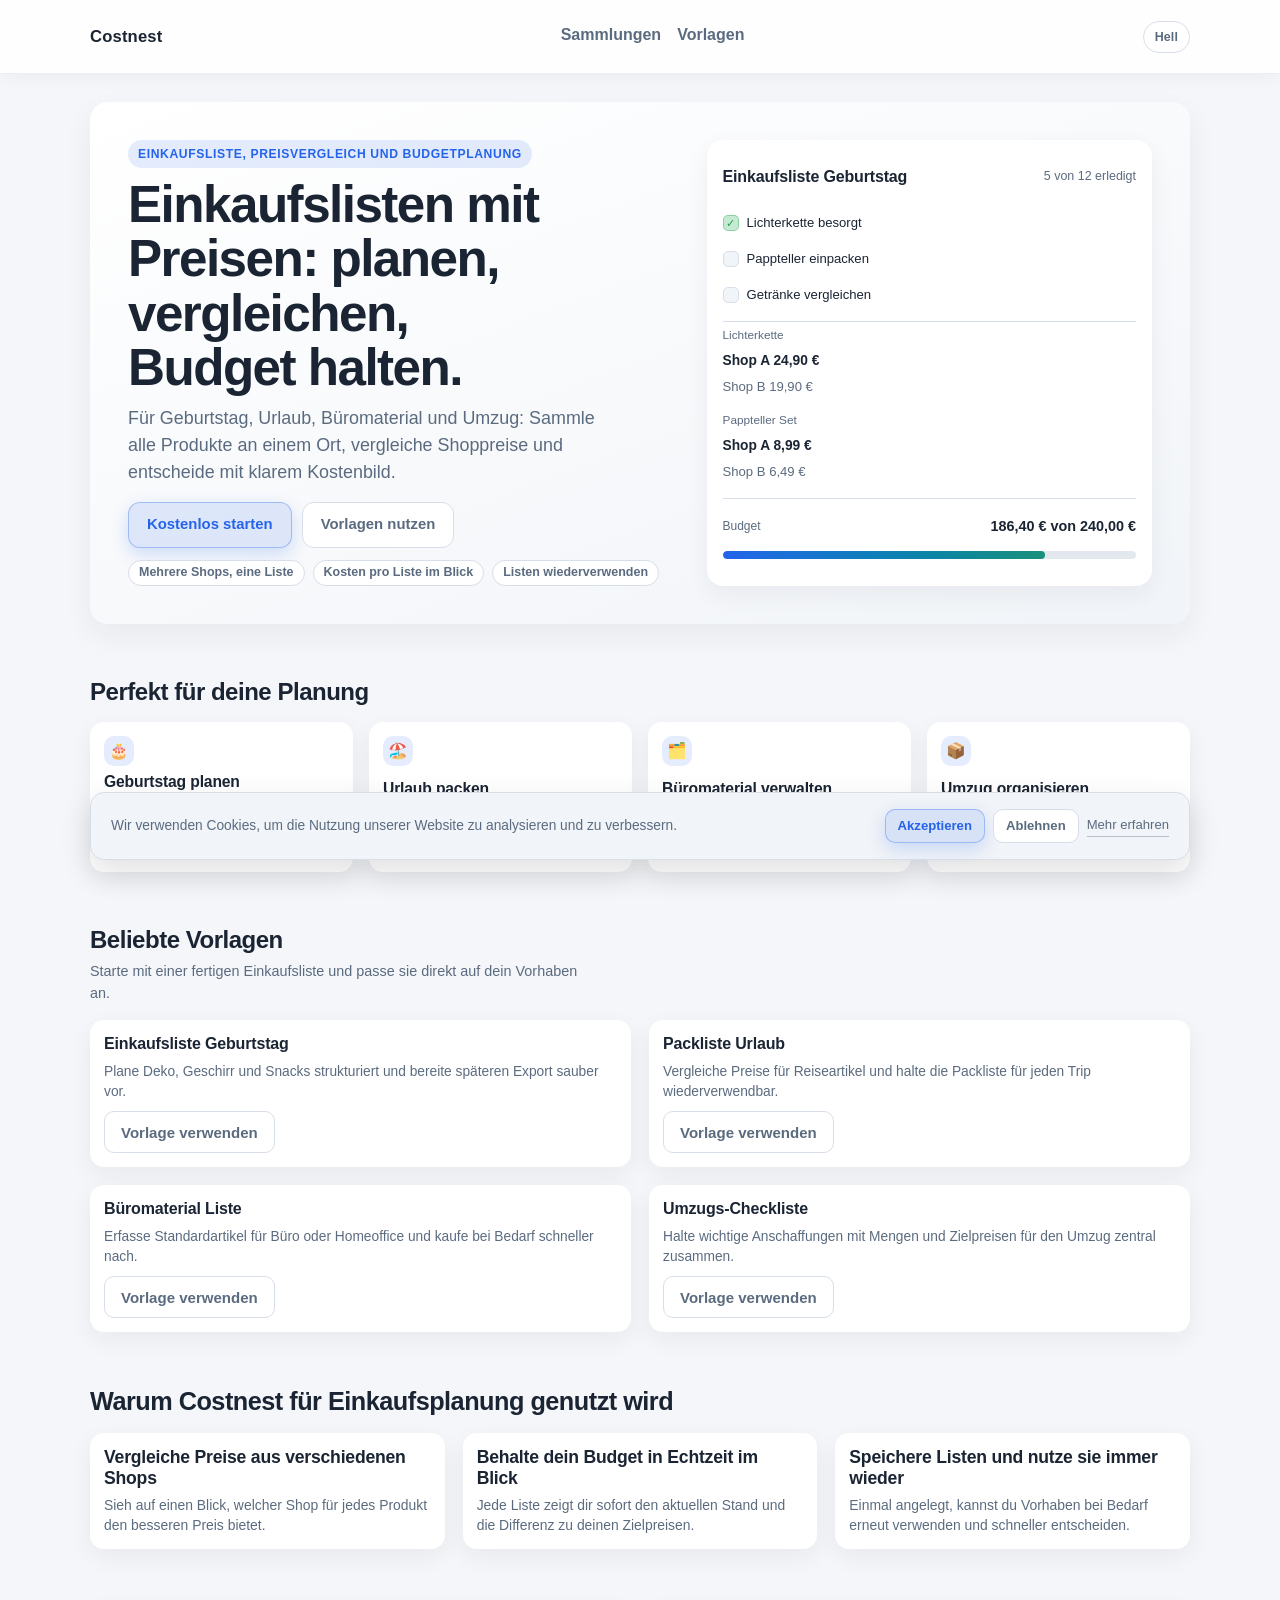
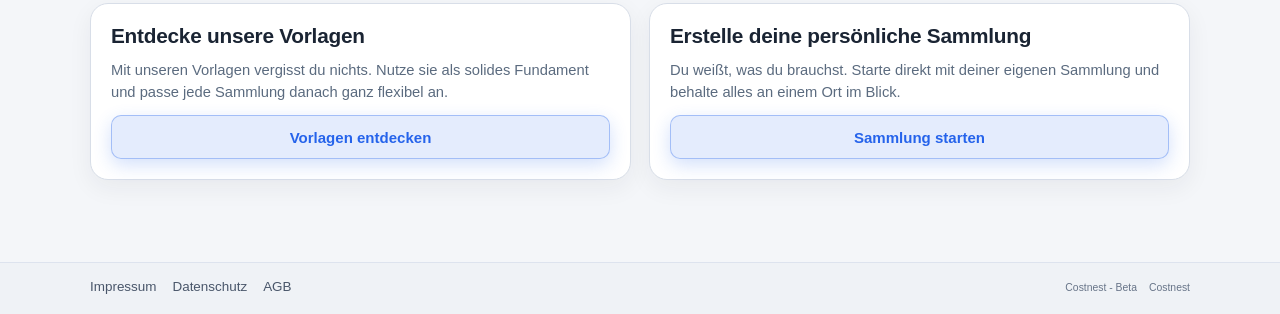
<file: index.html>
﻿<!doctype html>
<html lang="de">
  <head>
  <meta charset="utf-8">
  <meta name="viewport" content="width=device-width, initial-scale=1">
  <title>Costnest | Einkaufsliste, Preise vergleichen, Budget planen</title>
  <meta name="description" content="Erstelle Einkaufslisten für Geburtstag, Urlaub, Büro und Umzug. Vergleiche Preise aus mehreren Shops und plane dein Budget an einem Ort.">
  <link rel="canonical" href="https://costnest.app/" />
  <script type="application/ld+json">
    {
      "@context": "https://schema.org",
      "@type": "WebPage",
      "name": "Costnest Einkaufsliste und Budgetplanung",
      "description": "Einkaufslisten erstellen, Preise aus mehreren Shops vergleichen und Budget planen.",
      "url": "https://costnest.app/"
    }
  </script>
  <script>
    (function () {
      var key = 'costnest.theme';
      var theme = 'light';

      try {
        var stored = localStorage.getItem(key);
        if (stored === 'light' || stored === 'dark') {
          theme = stored;
        } else if (window.matchMedia && window.matchMedia('(prefers-color-scheme: dark)').matches) {
          theme = 'dark';
        }
      } catch (error) {
        if (window.matchMedia && window.matchMedia('(prefers-color-scheme: dark)').matches) {
          theme = 'dark';
        }
      }

      document.documentElement.setAttribute('data-theme', theme);
      document.documentElement.style.colorScheme = theme;
    })();
  </script>

    <link rel="stylesheet" href="assets/css/base.css">
  <link rel="stylesheet" href="assets/css/layout.css">
  <link rel="stylesheet" href="assets/css/components.css">
  <link rel="stylesheet" href="assets/css/pages.css">
</head>
<body data-page="home">
  <a class="skip-link" href="#content">Zum Inhalt springen</a>
  <div id="app-header"></div>

  <main id="content" class="page page-home">
    <section class="home-hero" id="costnest" aria-labelledby="home-hero-title">
      <div class="home-hero__content">
        <p class="home-eyebrow">Einkaufsliste, Preisvergleich und Budgetplanung</p>
        <h1 id="home-hero-title">Einkaufslisten mit Preisen: planen, vergleichen, Budget halten.</h1>
        <p class="home-subline">Für Geburtstag, Urlaub, Büromaterial und Umzug: Sammle alle Produkte an einem Ort, vergleiche Shoppreise und entscheide mit klarem Kostenbild.</p>
        <div class="home-cta-group">
          <button type="button" class="button button-primary" id="start-first-collection">Kostenlos starten</button>
          <a class="button button-ghost" href="pages/templates.html">Vorlagen nutzen</a>
        </div>
        <ul class="home-trust-list" aria-label="Vorteile auf einen Blick">
          <li>Mehrere Shops, eine Liste</li>
          <li>Kosten pro Liste im Blick</li>
          <li>Listen wiederverwenden</li>
        </ul>
      </div>
      <aside class="home-hero__preview" aria-label="Vorschau">
        <article class="home-preview-card">
          <header class="home-preview-card__head">
            <h2>Einkaufsliste Geburtstag</h2>
            <span>5 von 12 erledigt</span>
          </header>
          <ul class="home-preview-checklist" aria-label="Pack- und Einkaufspunkte">
            <li><span class="is-done" aria-hidden="true">&#10003;</span><span>Lichterkette besorgt</span></li>
            <li><span class="is-open" aria-hidden="true"></span><span>Pappteller einpacken</span></li>
            <li><span class="is-open" aria-hidden="true"></span><span>Getränke vergleichen</span></li>
          </ul>
          <div class="home-preview-prices" aria-label="Preisvergleich">
            <div>
              <small>Lichterkette</small>
              <strong>Shop A 24,90 €</strong>
              <span>Shop B 19,90 €</span>
            </div>
            <div>
              <small>Pappteller Set</small>
              <strong>Shop A 8,99 €</strong>
              <span>Shop B 6,49 €</span>
            </div>
          </div>
          <div class="home-preview-budget" aria-label="Budgetfortschritt">
            <div class="home-preview-budget__head">
              <small>Budget</small>
              <strong>186,40 € von 240,00 €</strong>
            </div>
            <div class="home-preview-budget__bar" role="img" aria-label="Budget zu 78 Prozent genutzt">
              <span style="width: 78%;"></span>
            </div>
          </div>
        </article>
      </aside>
    </section>

    <section class="home-use-cases" aria-labelledby="home-use-cases-title">
      <header class="home-use-cases__head">
        <h2 id="home-use-cases-title">Perfekt für deine Planung</h2>
      </header>
      <div class="home-use-cases__grid">
        <article class="home-use-case">
          <span class="home-use-case__icon" aria-hidden="true">🎂</span>
          <h3>Geburtstag planen</h3>
          <p>Behalte Deko, Essen und Verbrauchsmaterial in einer Einkaufsliste zusammen.</p>
        </article>
        <article class="home-use-case">
          <span class="home-use-case__icon" aria-hidden="true">🏖️</span>
          <h3>Urlaub packen</h3>
          <p>Nutze Packlisten mit Preisen, damit vor der Abreise nichts fehlt.</p>
        </article>
        <article class="home-use-case">
          <span class="home-use-case__icon" aria-hidden="true">🗂️</span>
          <h3>Büromaterial verwalten</h3>
          <p>Plane Nachbestellungen aus mehreren Shops ohne offene Vergleichstabellen.</p>
        </article>
        <article class="home-use-case">
          <span class="home-use-case__icon" aria-hidden="true">📦</span>
          <h3>Umzug organisieren</h3>
          <p>Sortiere alle Anschaffungen und halte dein Umzugsbudget dauerhaft im Blick.</p>
        </article>
      </div>
    </section>

    <section class="home-templates-popular" aria-labelledby="home-templates-popular-title">
      <header class="home-templates-popular__head">
        <h2 id="home-templates-popular-title">Beliebte Vorlagen</h2>
        <p>Starte mit einer fertigen Einkaufsliste und passe sie direkt auf dein Vorhaben an.</p>
      </header>
      <div class="home-templates-popular__grid">
        <article class="home-template-card">
          <h3>Einkaufsliste Geburtstag</h3>
          <p>Plane Deko, Geschirr und Snacks strukturiert und bereite späteren Export sauber vor.</p>
          <a class="button button-ghost home-template-card__cta" href="pages/template-detail.html?templateId=geburtstagsfeier">Vorlage verwenden</a>
        </article>
        <article class="home-template-card">
          <h3>Packliste Urlaub</h3>
          <p>Vergleiche Preise für Reiseartikel und halte die Packliste für jeden Trip wiederverwendbar.</p>
          <a class="button button-ghost home-template-card__cta" href="pages/template-detail.html?templateId=urlaub-zelten">Vorlage verwenden</a>
        </article>
        <article class="home-template-card">
          <h3>Büromaterial Liste</h3>
          <p>Erfasse Standardartikel für Büro oder Homeoffice und kaufe bei Bedarf schneller nach.</p>
          <a class="button button-ghost home-template-card__cta" href="pages/template-detail.html?templateId=bueromaterial">Vorlage verwenden</a>
        </article>
        <article class="home-template-card">
          <h3>Umzugs-Checkliste</h3>
          <p>Halte wichtige Anschaffungen mit Mengen und Zielpreisen für den Umzug zentral zusammen.</p>
          <a class="button button-ghost home-template-card__cta" href="pages/templates.html">Vorlage verwenden</a>
        </article>
      </div>
    </section>

    <section class="home-benefits" aria-labelledby="home-benefits-title">
      <header class="home-benefits__head">
        <h2 id="home-benefits-title">Warum Costnest für Einkaufsplanung genutzt wird</h2>
      </header>
      <div class="home-benefits__grid">
        <article class="home-benefit">
          <h3>Vergleiche Preise aus verschiedenen Shops</h3>
          <p>Sieh auf einen Blick, welcher Shop für jedes Produkt den besseren Preis bietet.</p>
        </article>
        <article class="home-benefit">
          <h3>Behalte dein Budget in Echtzeit im Blick</h3>
          <p>Jede Liste zeigt dir sofort den aktuellen Stand und die Differenz zu deinen Zielpreisen.</p>
        </article>
        <article class="home-benefit">
          <h3>Speichere Listen und nutze sie immer wieder</h3>
          <p>Einmal angelegt, kannst du Vorhaben bei Bedarf erneut verwenden und schneller entscheiden.</p>
        </article>
      </div>
    </section>

    <section class="home-dual-cards" aria-label="Schneller Einstieg">
      <article class="card home-dual-card">
        <h2>Entdecke unsere Vorlagen</h2>
        <p>Mit unseren Vorlagen vergisst du nichts. Nutze sie als solides Fundament und passe jede Sammlung danach ganz flexibel an.</p>
        <a class="button button-primary home-dual-card__cta" href="pages/templates.html">Vorlagen entdecken</a>
      </article>
      <article class="card home-dual-card">
        <h2>Erstelle deine persönliche Sammlung</h2>
        <p>Du weißt, was du brauchst. Starte direkt mit deiner eigenen Sammlung und behalte alles an einem Ort im Blick.</p>
        <button type="button" class="button button-primary home-dual-card__cta" id="start-first-collection-secondary">Sammlung starten</button>
      </article>
    </section>

  </main>
  <div id="app-footer"></div>

  <script src="assets/js/core/namespace.js" defer></script>
  <script src="assets/js/utils/id.js" defer></script>
  <script src="assets/js/storage/local-storage-service.js" defer></script>
  <script src="assets/js/data/collection-repository.js" defer></script>
  <script src="assets/js/ui/header.js" defer></script>
  <script src="assets/js/ui/footer.js" defer></script>
  <script src="assets/js/ui/toast.js" defer></script>
  <script src="assets/js/pages/home-page.js" defer></script>
  <script src="assets/js/ui/cookie-banner.js" defer></script>
  <script src="assets/js/core/bootstrap.js" defer></script>
</body>
</html>
</file>
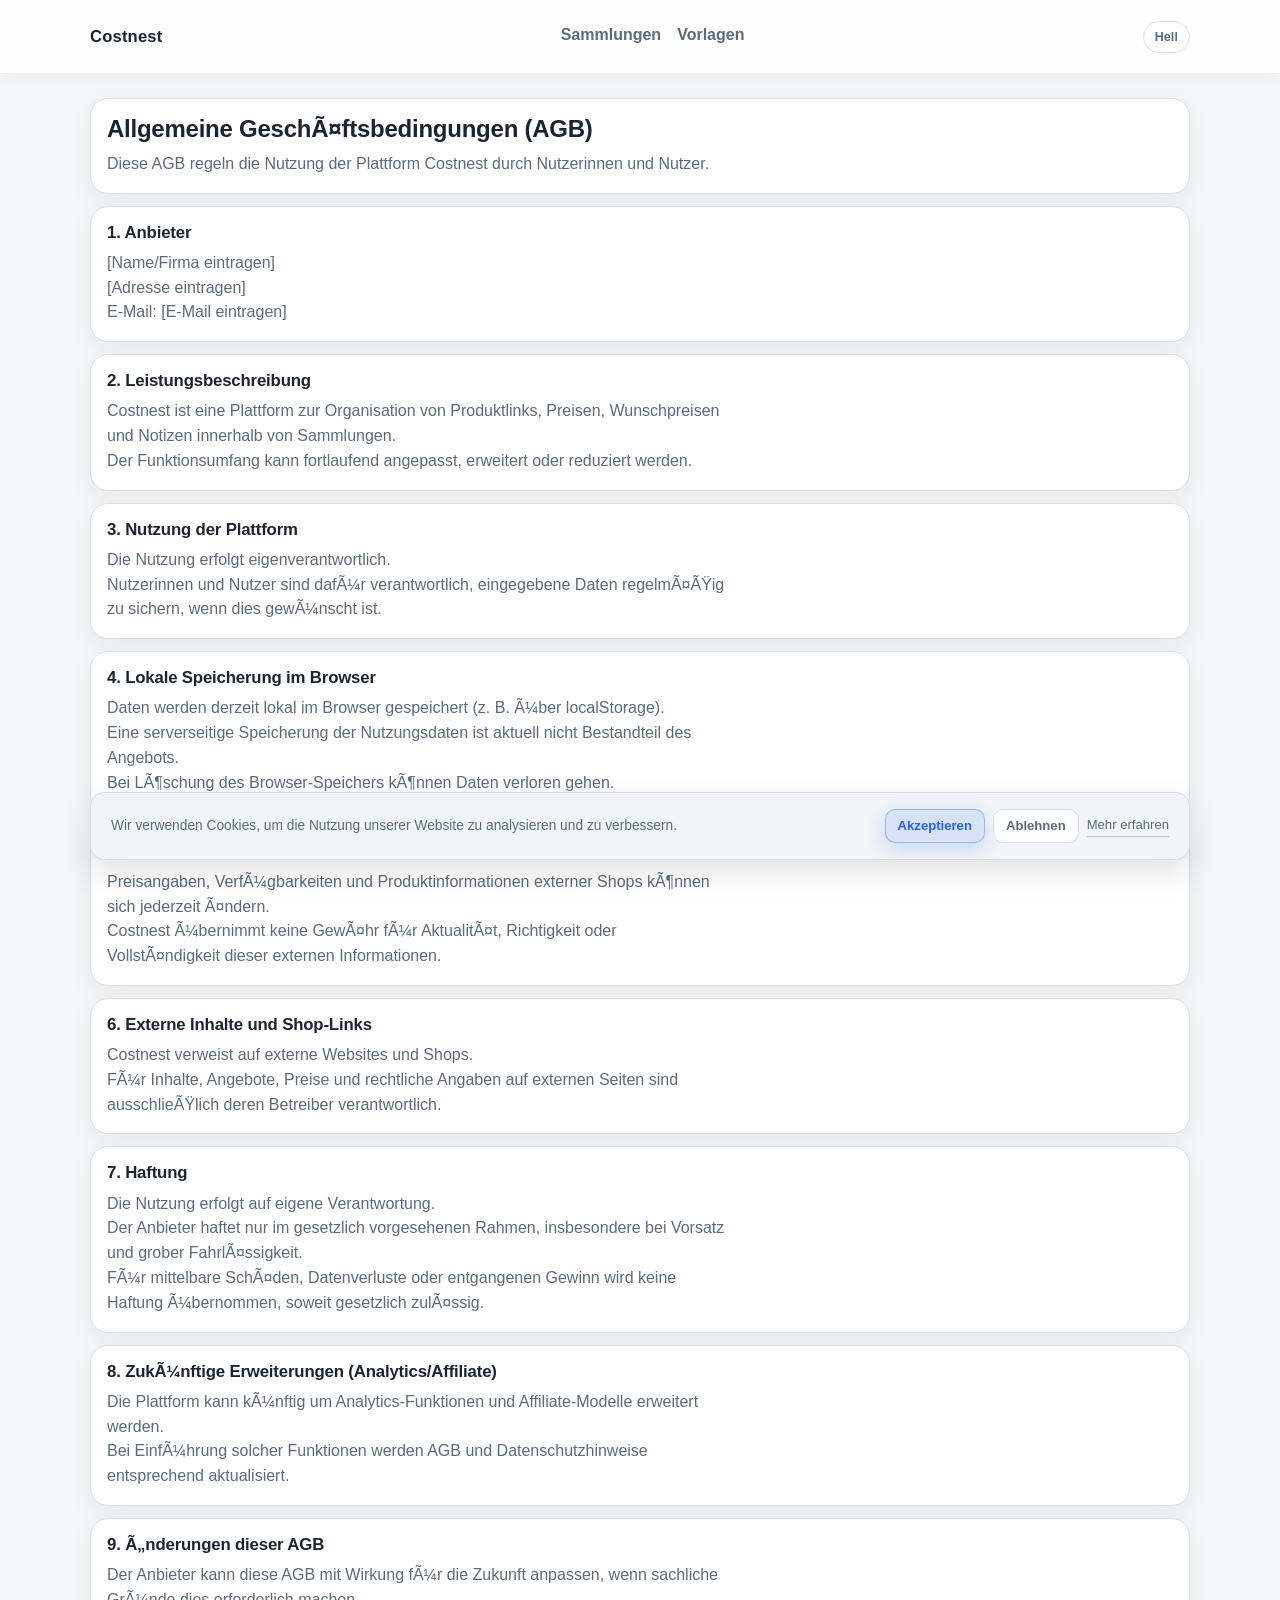
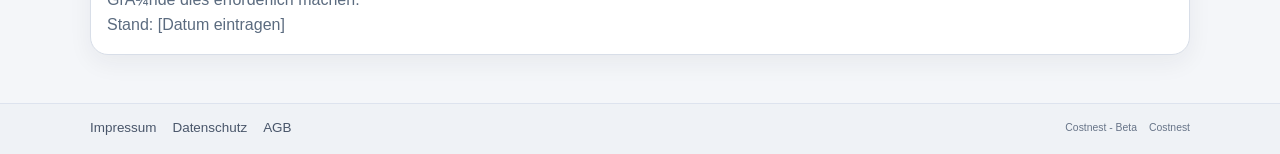
<file: pages/agb.html>
﻿<!doctype html>
<html lang="de">
  <head>
  <meta charset="utf-8">
  <meta name="viewport" content="width=device-width, initial-scale=1">
  <title>Costnest | AGB</title>
  <meta name="description" content="Allgemeine GeschÃ¤ftsbedingungen fÃ¼r die Nutzung von Costnest.">
  <link rel="canonical" href="https://costnest.app/" />
  <script>
    (function () {
      var key = 'costnest.theme';
      var theme = 'light';

      try {
        var stored = localStorage.getItem(key);
        if (stored === 'light' || stored === 'dark') {
          theme = stored;
        } else if (window.matchMedia && window.matchMedia('(prefers-color-scheme: dark)').matches) {
          theme = 'dark';
        }
      } catch (error) {
        if (window.matchMedia && window.matchMedia('(prefers-color-scheme: dark)').matches) {
          theme = 'dark';
        }
      }

      document.documentElement.setAttribute('data-theme', theme);
      document.documentElement.style.colorScheme = theme;
    })();
  </script>
  <link rel="stylesheet" href="../assets/css/base.css">
  <link rel="stylesheet" href="../assets/css/layout.css">
  <link rel="stylesheet" href="../assets/css/components.css">
  <link rel="stylesheet" href="../assets/css/pages.css">
</head>
<body data-page="agb">
  <a class="skip-link" href="#content">Zum Inhalt springen</a>
  <div id="app-header"></div>

  <main id="content" class="page page-legal">
    <section class="card legal-section">
      <h1>Allgemeine GeschÃ¤ftsbedingungen (AGB)</h1>
      <p>Diese AGB regeln die Nutzung der Plattform Costnest durch Nutzerinnen und Nutzer.</p>
    </section>

    <section class="card legal-section">
      <h2>1. Anbieter</h2>
      <p>[Name/Firma eintragen]</p>
      <p>[Adresse eintragen]</p>
      <p>E-Mail: [E-Mail eintragen]</p>
    </section>

    <section class="card legal-section">
      <h2>2. Leistungsbeschreibung</h2>
      <p>Costnest ist eine Plattform zur Organisation von Produktlinks, Preisen, Wunschpreisen und Notizen innerhalb von Sammlungen.</p>
      <p>Der Funktionsumfang kann fortlaufend angepasst, erweitert oder reduziert werden.</p>
    </section>

    <section class="card legal-section">
      <h2>3. Nutzung der Plattform</h2>
      <p>Die Nutzung erfolgt eigenverantwortlich.</p>
      <p>Nutzerinnen und Nutzer sind dafÃ¼r verantwortlich, eingegebene Daten regelmÃ¤ÃŸig zu sichern, wenn dies gewÃ¼nscht ist.</p>
    </section>

    <section class="card legal-section">
      <h2>4. Lokale Speicherung im Browser</h2>
      <p>Daten werden derzeit lokal im Browser gespeichert (z. B. Ã¼ber localStorage).</p>
      <p>Eine serverseitige Speicherung der Nutzungsdaten ist aktuell nicht Bestandteil des Angebots.</p>
      <p>Bei LÃ¶schung des Browser-Speichers kÃ¶nnen Daten verloren gehen.</p>
    </section>

    <section class="card legal-section">
      <h2>5. Preise und VerfÃ¼gbarkeiten</h2>
      <p>Preisangaben, VerfÃ¼gbarkeiten und Produktinformationen externer Shops kÃ¶nnen sich jederzeit Ã¤ndern.</p>
      <p>Costnest Ã¼bernimmt keine GewÃ¤hr fÃ¼r AktualitÃ¤t, Richtigkeit oder VollstÃ¤ndigkeit dieser externen Informationen.</p>
    </section>

    <section class="card legal-section">
      <h2>6. Externe Inhalte und Shop-Links</h2>
      <p>Costnest verweist auf externe Websites und Shops.</p>
      <p>FÃ¼r Inhalte, Angebote, Preise und rechtliche Angaben auf externen Seiten sind ausschlieÃŸlich deren Betreiber verantwortlich.</p>
    </section>

    <section class="card legal-section">
      <h2>7. Haftung</h2>
      <p>Die Nutzung erfolgt auf eigene Verantwortung.</p>
      <p>Der Anbieter haftet nur im gesetzlich vorgesehenen Rahmen, insbesondere bei Vorsatz und grober FahrlÃ¤ssigkeit.</p>
      <p>FÃ¼r mittelbare SchÃ¤den, Datenverluste oder entgangenen Gewinn wird keine Haftung Ã¼bernommen, soweit gesetzlich zulÃ¤ssig.</p>
    </section>

    <section class="card legal-section">
      <h2>8. ZukÃ¼nftige Erweiterungen (Analytics/Affiliate)</h2>
      <p>Die Plattform kann kÃ¼nftig um Analytics-Funktionen und Affiliate-Modelle erweitert werden.</p>
      <p>Bei EinfÃ¼hrung solcher Funktionen werden AGB und Datenschutzhinweise entsprechend aktualisiert.</p>
    </section>

    <section class="card legal-section">
      <h2>9. Ã„nderungen dieser AGB</h2>
      <p>Der Anbieter kann diese AGB mit Wirkung fÃ¼r die Zukunft anpassen, wenn sachliche GrÃ¼nde dies erforderlich machen.</p>
      <p>Stand: [Datum eintragen]</p>
    </section>
  </main>
  <div id="app-footer"></div>

  <script src="../assets/js/core/namespace.js" defer></script>
  <script src="../assets/js/ui/header.js" defer></script>
  <script src="../assets/js/ui/footer.js" defer></script>
  <script src="../assets/js/ui/toast.js" defer></script>
  <script src="../assets/js/ui/cookie-banner.js" defer></script>
  <script src="../assets/js/core/bootstrap.js" defer></script>
</body>
</html>
</file>
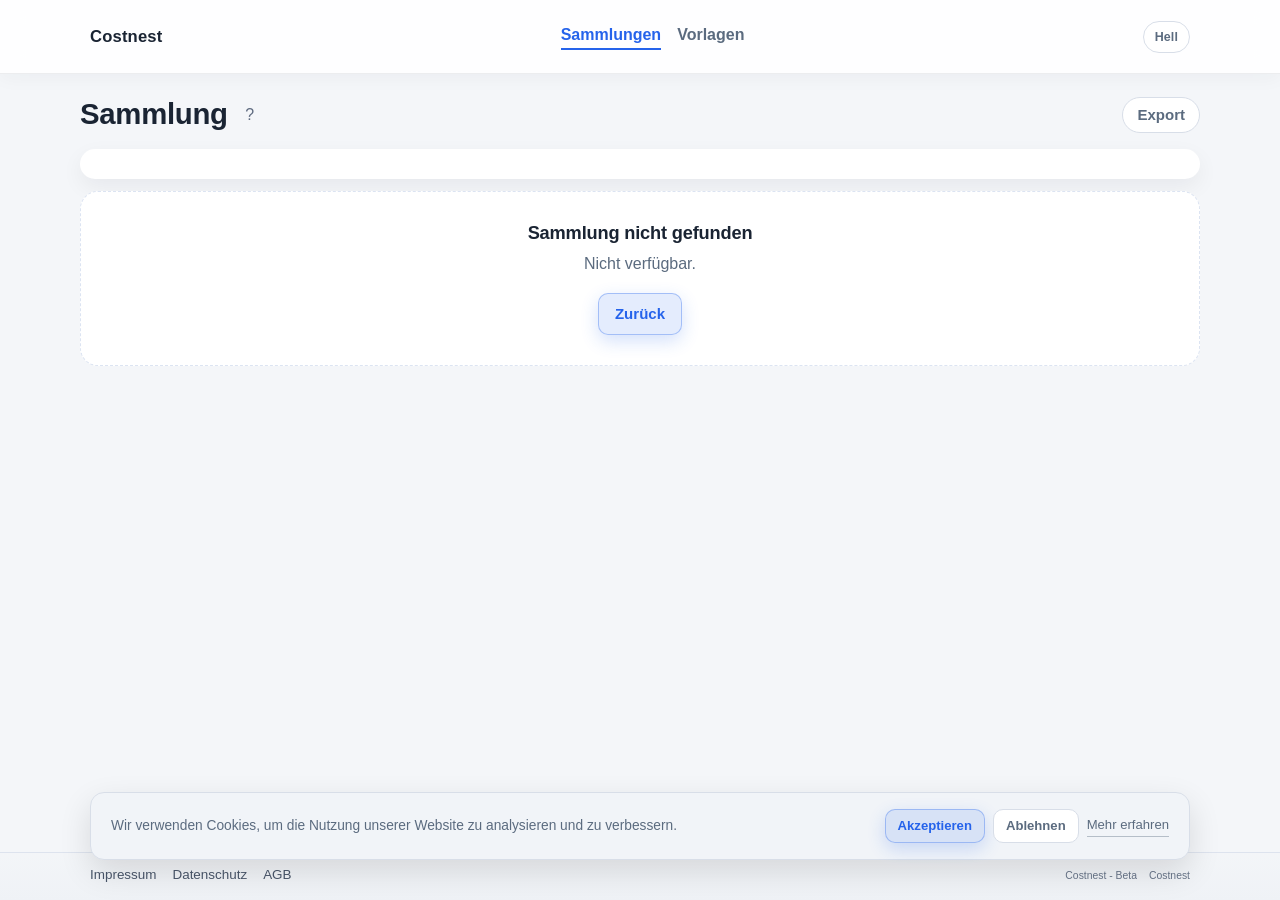
<file: pages/collection-detail.html>
﻿<!doctype html>
<html lang="de">
  <head>
  <meta charset="utf-8">
  <meta name="viewport" content="width=device-width, initial-scale=1">
  <title>Costnest | Sammlungsdetails</title>
  <meta name="description" content="Einträge und Summen in einer Sammlung.">
  <link rel="canonical" href="https://costnest.app/" />
  <script>
    (function () {
      var key = 'costnest.theme';
      var theme = 'light';

      try {
        var stored = localStorage.getItem(key);
        if (stored === 'light' || stored === 'dark') {
          theme = stored;
        } else if (window.matchMedia && window.matchMedia('(prefers-color-scheme: dark)').matches) {
          theme = 'dark';
        }
      } catch (error) {
        if (window.matchMedia && window.matchMedia('(prefers-color-scheme: dark)').matches) {
          theme = 'dark';
        }
      }

      document.documentElement.setAttribute('data-theme', theme);
      document.documentElement.style.colorScheme = theme;
    })();
  </script>

    <link rel="stylesheet" href="../assets/css/base.css">
  <link rel="stylesheet" href="../assets/css/layout.css">
  <link rel="stylesheet" href="../assets/css/components.css">
  <link rel="stylesheet" href="../assets/css/pages.css">
</head>
<body data-page="collection-detail">
  <a class="skip-link" href="#content">Zum Inhalt springen</a>
  <div id="app-header"></div>

  <main id="content" class="page page-collection-detail">
    <section class="page-head page-head--with-action">
      <div>
        <div class="collection-title-row">
          <h1 id="collection-title">Sammlung</h1>
          <button type="button" class="collection-edit-hint collection-edit-hint--buttonless" id="edit-collection-title" aria-label="Titel bearbeiten" title="Titel bearbeiten">?</button>
        </div>
        <p id="collection-meta"></p>
      </div>
      <button type="button" class="button button-ghost" id="export-csv-button">Export</button>
    </section>

    <section class="card summary-card" id="collection-summary-card" aria-label="Gesamtübersicht"></section>

    <section class="card empty-state" id="collection-not-found" hidden>
      <h2>Sammlung nicht gefunden</h2>
      <p>Nicht verfügbar.</p>
      <a class="button button-primary" href="collections.html">Zurück</a>
    </section>

    <section class="card filter-card" id="item-filter-card" aria-label="Filter und Sortierung">
      <div class="filter-control filter-control--search">
        <input id="search-filter" name="searchFilter" type="search" placeholder="Suchen" autocomplete="off" aria-label="Suche">
      </div>
      <div class="filter-card__row">
        <div class="filter-control filter-control--checkbox">
          <label for="hide-bought-toggle">
            <input id="hide-bought-toggle" name="hideBought" type="checkbox">
            Erledigte ausblenden
          </label>
        </div>

        <div class="filter-control filter-control--sort-inline">
          <label for="sort-filter">Sortieren</label>
          <select id="sort-filter" name="sortFilter">
            <option value="newest">Neueste</option>
            <option value="oldest">Älteste zuerst</option>
            <option value="current-desc">Preis absteigend</option>
            <option value="current-asc">Preis aufsteigend</option>
            <option value="diff-desc">Differenz absteigend</option>
            <option value="diff-asc">Differenz aufsteigend</option>
          </select>
        </div>
      </div>
    </section>

    <section class="card empty-state empty-state--clickable" id="collection-empty-state" hidden>
      <h2>Noch nichts hier</h2>
      <p>+ hinzufügen</p>
    </section>

    <section class="card empty-state" id="collection-filter-empty-state" hidden>
      <h2>Keine Treffer</h2>
      <p>Filter anpassen.</p>
    </section>

    <section aria-label="Eintragsliste" class="collection-list" id="collection-item-list"></section>
  </main>
  <div id="app-footer"></div>

  <button class="fab" type="button" id="open-entry-modal" aria-label="Neuen Eintrag hinzufügen" title="Eintrag hinzufügen">+</button>

  <div class="modal-backdrop" id="entry-modal-backdrop" hidden>
    <section class="modal" role="dialog" aria-modal="true" aria-labelledby="entry-modal-title">
      <header class="modal-header">
        <h2 id="entry-modal-title">Eintrag</h2>
        <button type="button" class="modal-close" id="close-entry-modal" aria-label="Dialog schließen">&times;</button>
      </header>

      <form id="entry-form" novalidate>
        <div class="form-field">
          <label for="shop-link">Link</label>
          <input id="shop-link" name="shopLink" type="url" placeholder="https://...">
          <p class="field-error" id="shop-link-error" aria-live="polite"></p>
        </div>

        <div class="form-field">
          <label for="item-title">Titel</label>
          <input id="item-title" name="itemTitle" type="text">
        </div>

        <div class="form-field">
          <label for="current-price">Shop-Preis</label>
          <input id="current-price" name="currentPrice" type="text" inputmode="decimal" placeholder="z. B. 50">
          <p class="field-error" id="current-price-error" aria-live="polite"></p>
        </div>

        <div class="form-field">
          <label for="target-price">Wunsch-Preis</label>
          <input id="target-price" name="targetPrice" type="text" inputmode="decimal" placeholder="z. B. 40">
          <p class="field-error" id="target-price-error" aria-live="polite"></p>
        </div>

        <div class="form-field">
          <label for="item-quantity">Anzahl</label>
          <input id="item-quantity" name="itemQuantity" type="number" min="1" step="1" value="1">
          <p class="field-error" id="quantity-error" aria-live="polite"></p>
        </div>

        <div class="form-field">
          <label for="item-note">Notiz</label>
          <textarea id="item-note" name="itemNote" rows="2"></textarea>
        </div>

        <div class="modal-actions">
          <button type="submit" class="button button-primary" id="entry-submit-button">Speichern</button>
          <button type="button" class="button button-ghost" id="cancel-entry-modal">Abbrechen</button>
        </div>
      </form>
    </section>
  </div>

  <div class="modal-backdrop" id="delete-item-modal-backdrop" hidden>
    <section class="modal modal--compact" role="dialog" aria-modal="true" aria-labelledby="delete-item-modal-title">
      <header class="modal-header">
        <h2 id="delete-item-modal-title">Eintrag löschen</h2>
        <button type="button" class="modal-close" id="close-delete-item-modal" aria-label="Dialog schließen">&times;</button>
      </header>

      <form id="delete-item-form" novalidate>
        <p>Wirklich löschen?</p>

        <div class="modal-actions">
          <button type="submit" class="button button-primary" id="confirm-delete-item">Bestätigen</button>
          <button type="button" class="button button-ghost" id="cancel-delete-item-modal">Abbrechen</button>
        </div>
      </form>
    </section>
  </div>

  <script src="../assets/js/core/namespace.js" defer></script>
  <script src="../assets/js/utils/currency.js" defer></script>
  <script src="../assets/js/utils/item-view.js" defer></script>
  <script src="../assets/js/utils/validation.js" defer></script>
  <script src="../assets/js/utils/id.js" defer></script>
  <script src="../assets/js/storage/local-storage-service.js" defer></script>
  <script src="../assets/js/data/collection-repository.js" defer></script>
  <script src="../assets/js/data/item-repository.js" defer></script>
  <script src="../assets/js/ui/header.js" defer></script>
  <script src="../assets/js/ui/footer.js" defer></script>
  <script src="../assets/js/ui/toast.js" defer></script>
  <script src="../assets/js/ui/modal.js" defer></script>
  <script src="../assets/js/pages/collection-detail-page.js" defer></script>
  <script src="../assets/js/ui/cookie-banner.js" defer></script>
  <script src="../assets/js/core/bootstrap.js" defer></script>
</body>
</html>
</file>
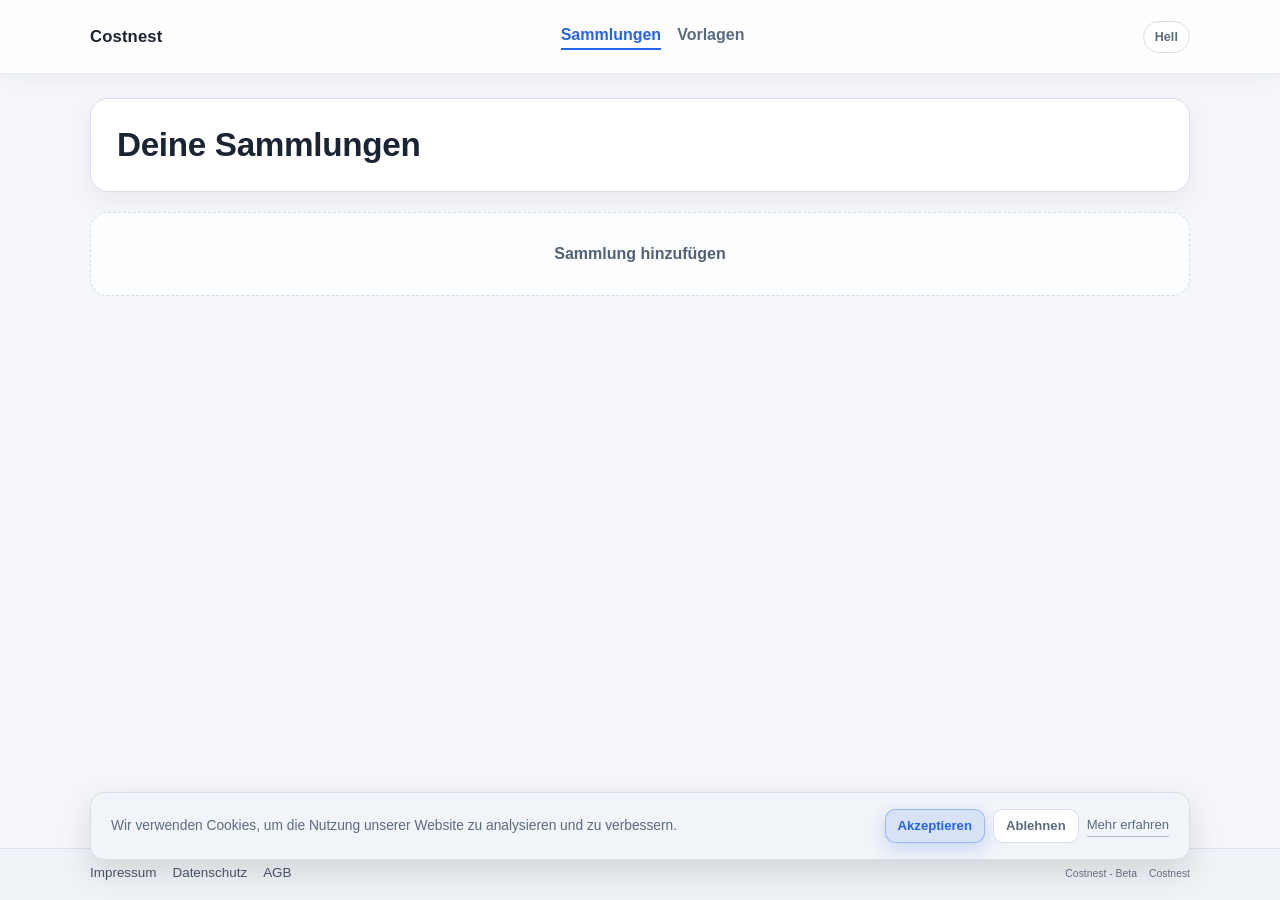
<file: pages/collections.html>
﻿<!doctype html>
<html lang="de">
  <head>
  <meta charset="utf-8">
  <meta name="viewport" content="width=device-width, initial-scale=1">
  <title>Costnest | Sammlungen</title>
  <meta name="description" content="Alle Sammlungen im schnellen Überblick.">
  <link rel="canonical" href="https://costnest.app/" />
  <script>
    (function () {
      var key = 'costnest.theme';
      var theme = 'light';

      try {
        var stored = localStorage.getItem(key);
        if (stored === 'light' || stored === 'dark') {
          theme = stored;
        } else if (window.matchMedia && window.matchMedia('(prefers-color-scheme: dark)').matches) {
          theme = 'dark';
        }
      } catch (error) {
        if (window.matchMedia && window.matchMedia('(prefers-color-scheme: dark)').matches) {
          theme = 'dark';
        }
      }

      document.documentElement.setAttribute('data-theme', theme);
      document.documentElement.style.colorScheme = theme;
    })();
  </script>

    <link rel="stylesheet" href="../assets/css/base.css">
  <link rel="stylesheet" href="../assets/css/layout.css">
  <link rel="stylesheet" href="../assets/css/components.css">
  <link rel="stylesheet" href="../assets/css/pages.css">
</head>
<body data-page="collections">
  <a class="skip-link" href="#content">Zum Inhalt springen</a>
  <div id="app-header"></div>

  <main id="content" class="page page-collections-overview">
    <section class="page-head page-head--with-action card collections-overview-head-card">
      <div>
        <h1>Deine Sammlungen</h1>
      </div>
    </section>

    <section class="card empty-state" id="collections-empty-state" hidden>
      <h2>Keine Sammlungen</h2>
      <p>Neue Sammlung anlegen.</p>
    </section>

    <section aria-label="Sammlungsübersicht" class="collection-overview-list" id="collections-overview-list"></section>
  </main>
  <div id="app-footer"></div>

  <div class="modal-backdrop" id="delete-collection-modal-backdrop" hidden>
    <section class="modal" role="dialog" aria-modal="true" aria-labelledby="delete-collection-modal-title">
      <header class="modal-header">
        <h2 id="delete-collection-modal-title">Sammlung löschen</h2>
        <button type="button" class="modal-close" id="close-delete-collection-modal" aria-label="Dialog schließen">&times;</button>
      </header>

      <form id="delete-collection-form" novalidate>
        <p>Wirklich löschen?</p>

        <div class="modal-actions">
          <button type="submit" class="button button-primary" id="confirm-delete-collection">Bestätigen</button>
          <button type="button" class="button button-ghost" id="cancel-delete-collection-modal">Abbrechen</button>
        </div>
      </form>
    </section>
  </div>

  <script src="../assets/js/core/namespace.js" defer></script>
  <script src="../assets/js/utils/currency.js" defer></script>
  <script src="../assets/js/utils/validation.js" defer></script>
  <script src="../assets/js/utils/id.js" defer></script>
  <script src="../assets/js/storage/local-storage-service.js" defer></script>
  <script src="../assets/js/data/collection-repository.js" defer></script>
  <script src="../assets/js/data/item-repository.js" defer></script>
  <script src="../assets/js/ui/header.js" defer></script>
  <script src="../assets/js/ui/footer.js" defer></script>
  <script src="../assets/js/ui/toast.js" defer></script>
  <script src="../assets/js/ui/modal.js" defer></script>
  <script src="../assets/js/pages/collections-page.js" defer></script>
  <script src="../assets/js/ui/cookie-banner.js" defer></script>
  <script src="../assets/js/core/bootstrap.js" defer></script>
</body>
</html>
</file>
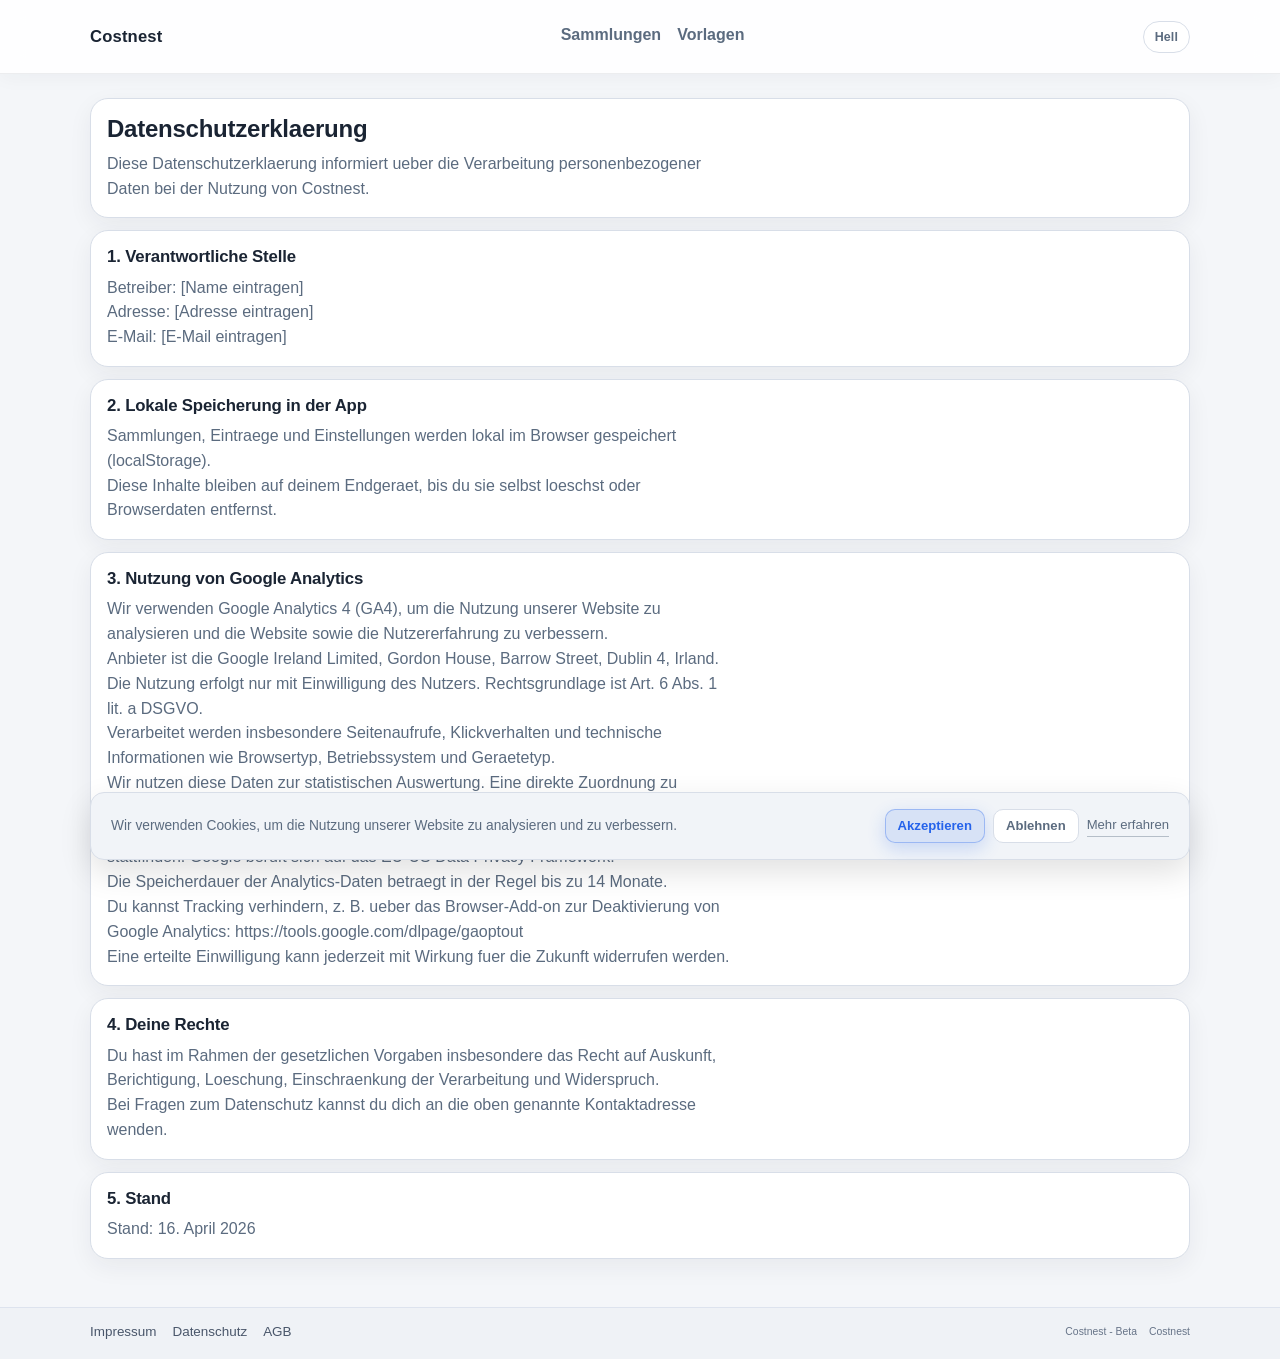
<file: pages/datenschutz.html>
﻿<!doctype html>
<html lang="de">
<head>
  <meta charset="utf-8">
  <meta name="viewport" content="width=device-width, initial-scale=1">
  <link rel="canonical" href="https://costnest.app/" />
  <title>Costnest | Datenschutzerklaerung</title>
  <meta name="description" content="Datenschutzerklaerung fuer Costnest mit Informationen zu Google Analytics 4 und lokalen Speicherdaten.">
  <script>
    (function () {
      var key = 'costnest.theme';
      var theme = 'light';

      try {
        var stored = localStorage.getItem(key);
        if (stored === 'light' || stored === 'dark') {
          theme = stored;
        } else if (window.matchMedia && window.matchMedia('(prefers-color-scheme: dark)').matches) {
          theme = 'dark';
        }
      } catch (error) {
        if (window.matchMedia && window.matchMedia('(prefers-color-scheme: dark)').matches) {
          theme = 'dark';
        }
      }

      document.documentElement.setAttribute('data-theme', theme);
      document.documentElement.style.colorScheme = theme;
    })();
  </script>
  <link rel="stylesheet" href="../assets/css/base.css">
  <link rel="stylesheet" href="../assets/css/layout.css">
  <link rel="stylesheet" href="../assets/css/components.css">
  <link rel="stylesheet" href="../assets/css/pages.css">
</head>
<body data-page="datenschutz">
  <a class="skip-link" href="#content">Zum Inhalt springen</a>
  <div id="app-header"></div>

  <main id="content" class="page page-legal">
    <section class="card legal-section">
      <h1>Datenschutzerklaerung</h1>
      <p>Diese Datenschutzerklaerung informiert ueber die Verarbeitung personenbezogener Daten bei der Nutzung von Costnest.</p>
    </section>

    <section class="card legal-section">
      <h2>1. Verantwortliche Stelle</h2>
      <p>Betreiber: [Name eintragen]</p>
      <p>Adresse: [Adresse eintragen]</p>
      <p>E-Mail: [E-Mail eintragen]</p>
    </section>

    <section class="card legal-section">
      <h2>2. Lokale Speicherung in der App</h2>
      <p>Sammlungen, Eintraege und Einstellungen werden lokal im Browser gespeichert (localStorage).</p>
      <p>Diese Inhalte bleiben auf deinem Endgeraet, bis du sie selbst loeschst oder Browserdaten entfernst.</p>
    </section>

    <section class="card legal-section">
      <h2>3. Nutzung von Google Analytics</h2>
      <p>Wir verwenden Google Analytics 4 (GA4), um die Nutzung unserer Website zu analysieren und die Website sowie die Nutzererfahrung zu verbessern.</p>
      <p>Anbieter ist die Google Ireland Limited, Gordon House, Barrow Street, Dublin 4, Irland.</p>
      <p>Die Nutzung erfolgt nur mit Einwilligung des Nutzers. Rechtsgrundlage ist Art. 6 Abs. 1 lit. a DSGVO.</p>
      <p>Verarbeitet werden insbesondere Seitenaufrufe, Klickverhalten und technische Informationen wie Browsertyp, Betriebssystem und Geraetetyp.</p>
      <p>Wir nutzen diese Daten zur statistischen Auswertung. Eine direkte Zuordnung zu einzelnen Personen erfolgt durch uns nicht.</p>
      <p>Im Rahmen von Google Analytics kann eine Uebermittlung von Daten in die USA stattfinden. Google beruft sich auf das EU-US Data Privacy Framework.</p>
      <p>Die Speicherdauer der Analytics-Daten betraegt in der Regel bis zu 14 Monate.</p>
      <p>Du kannst Tracking verhindern, z. B. ueber das Browser-Add-on zur Deaktivierung von Google Analytics: https://tools.google.com/dlpage/gaoptout</p>
      <p>Eine erteilte Einwilligung kann jederzeit mit Wirkung fuer die Zukunft widerrufen werden.</p>
    </section>

    <section class="card legal-section">
      <h2>4. Deine Rechte</h2>
      <p>Du hast im Rahmen der gesetzlichen Vorgaben insbesondere das Recht auf Auskunft, Berichtigung, Loeschung, Einschraenkung der Verarbeitung und Widerspruch.</p>
      <p>Bei Fragen zum Datenschutz kannst du dich an die oben genannte Kontaktadresse wenden.</p>
    </section>

    <section class="card legal-section">
      <h2>5. Stand</h2>
      <p>Stand: 16. April 2026</p>
    </section>
  </main>
  <div id="app-footer"></div>

  <script src="../assets/js/core/namespace.js" defer></script>
  <script src="../assets/js/ui/header.js" defer></script>
  <script src="../assets/js/ui/footer.js" defer></script>
  <script src="../assets/js/ui/toast.js" defer></script>
  <script src="../assets/js/ui/cookie-banner.js" defer></script>
  <script src="../assets/js/core/bootstrap.js" defer></script>
</body>
</html>
</file>
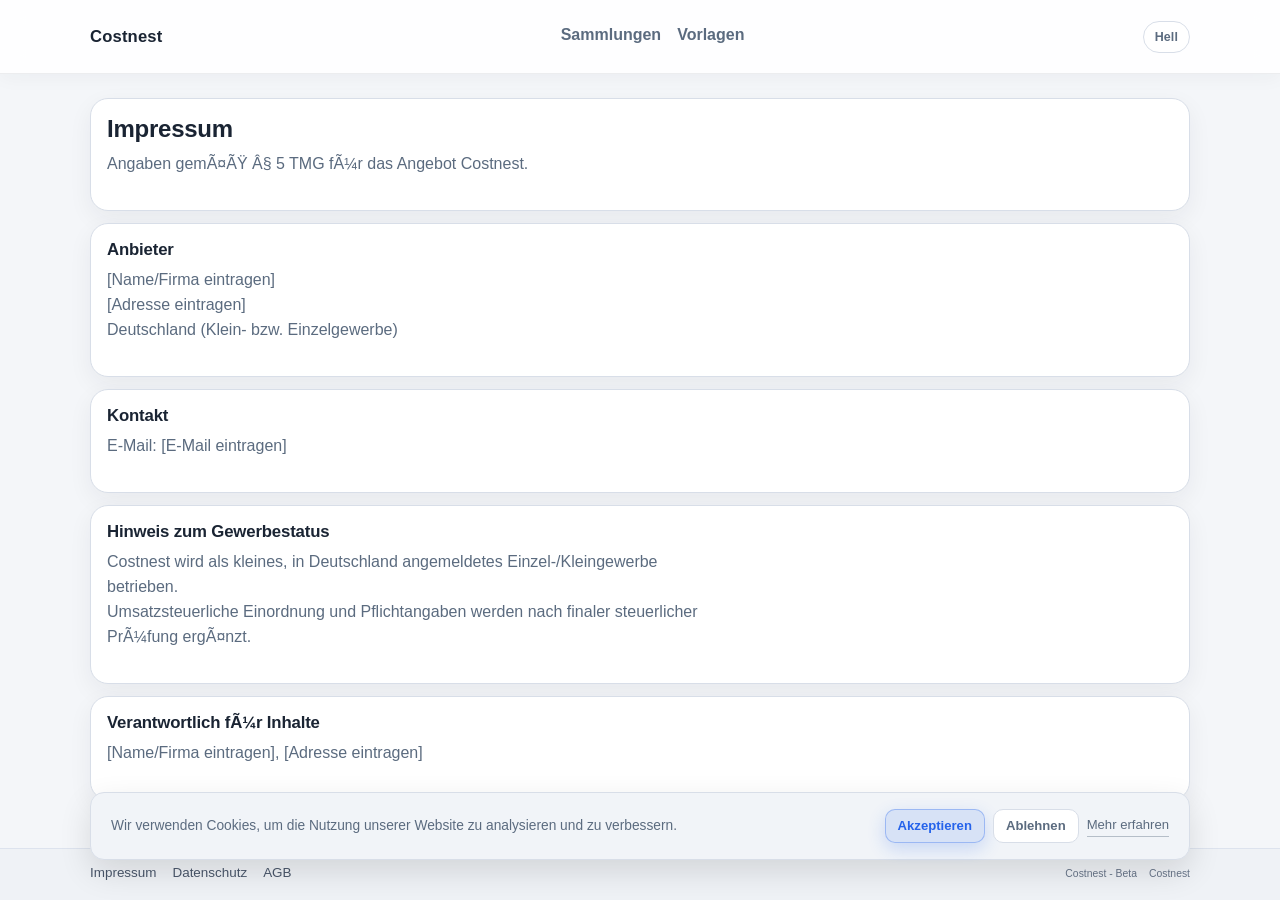
<file: pages/impressum.html>
﻿<!doctype html>
<html lang="de">
  <head>
  <meta charset="utf-8">
  <meta name="viewport" content="width=device-width, initial-scale=1">
  <link rel="canonical" href="https://costnest.app/" />
  <title>Costnest | Impressum</title>
  <meta name="description" content="Impressum von Costnest mit Angaben zum verantwortlichen Kleingewerbe in Deutschland.">
  <script>
    (function () {
      var key = 'costnest.theme';
      var theme = 'light';

      try {
        var stored = localStorage.getItem(key);
        if (stored === 'light' || stored === 'dark') {
          theme = stored;
        } else if (window.matchMedia && window.matchMedia('(prefers-color-scheme: dark)').matches) {
          theme = 'dark';
        }
      } catch (error) {
        if (window.matchMedia && window.matchMedia('(prefers-color-scheme: dark)').matches) {
          theme = 'dark';
        }
      }

      document.documentElement.setAttribute('data-theme', theme);
      document.documentElement.style.colorScheme = theme;
    })();
  </script>
  <link rel="stylesheet" href="../assets/css/base.css">
  <link rel="stylesheet" href="../assets/css/layout.css">
  <link rel="stylesheet" href="../assets/css/components.css">
  <link rel="stylesheet" href="../assets/css/pages.css">
</head>
<body data-page="impressum">
  <a class="skip-link" href="#content">Zum Inhalt springen</a>
  <div id="app-header"></div>

  <main id="content" class="page page-legal">
    <section class="card legal-section">
      <h1>Impressum</h1>
      <p>Angaben gemÃ¤ÃŸ Â§ 5 TMG fÃ¼r das Angebot Costnest.</p>
    </section>

    <section class="card legal-section">
      <h2>Anbieter</h2>
      <p>[Name/Firma eintragen]</p>
      <p>[Adresse eintragen]</p>
      <p>Deutschland (Klein- bzw. Einzelgewerbe)</p>
    </section>

    <section class="card legal-section">
      <h2>Kontakt</h2>
      <p>E-Mail: [E-Mail eintragen]</p>
    </section>

    <section class="card legal-section">
      <h2>Hinweis zum Gewerbestatus</h2>
      <p>Costnest wird als kleines, in Deutschland angemeldetes Einzel-/Kleingewerbe betrieben.</p>
      <p>Umsatzsteuerliche Einordnung und Pflichtangaben werden nach finaler steuerlicher PrÃ¼fung ergÃ¤nzt.</p>
    </section>

    <section class="card legal-section">
      <h2>Verantwortlich fÃ¼r Inhalte</h2>
      <p>[Name/Firma eintragen], [Adresse eintragen]</p>
    </section>
  </main>
  <div id="app-footer"></div>

  <script src="../assets/js/core/namespace.js" defer></script>
  <script src="../assets/js/ui/header.js" defer></script>
  <script src="../assets/js/ui/footer.js" defer></script>
  <script src="../assets/js/ui/toast.js" defer></script>
  <script src="../assets/js/ui/cookie-banner.js" defer></script>
  <script src="../assets/js/core/bootstrap.js" defer></script>
</body>
</html>
</file>
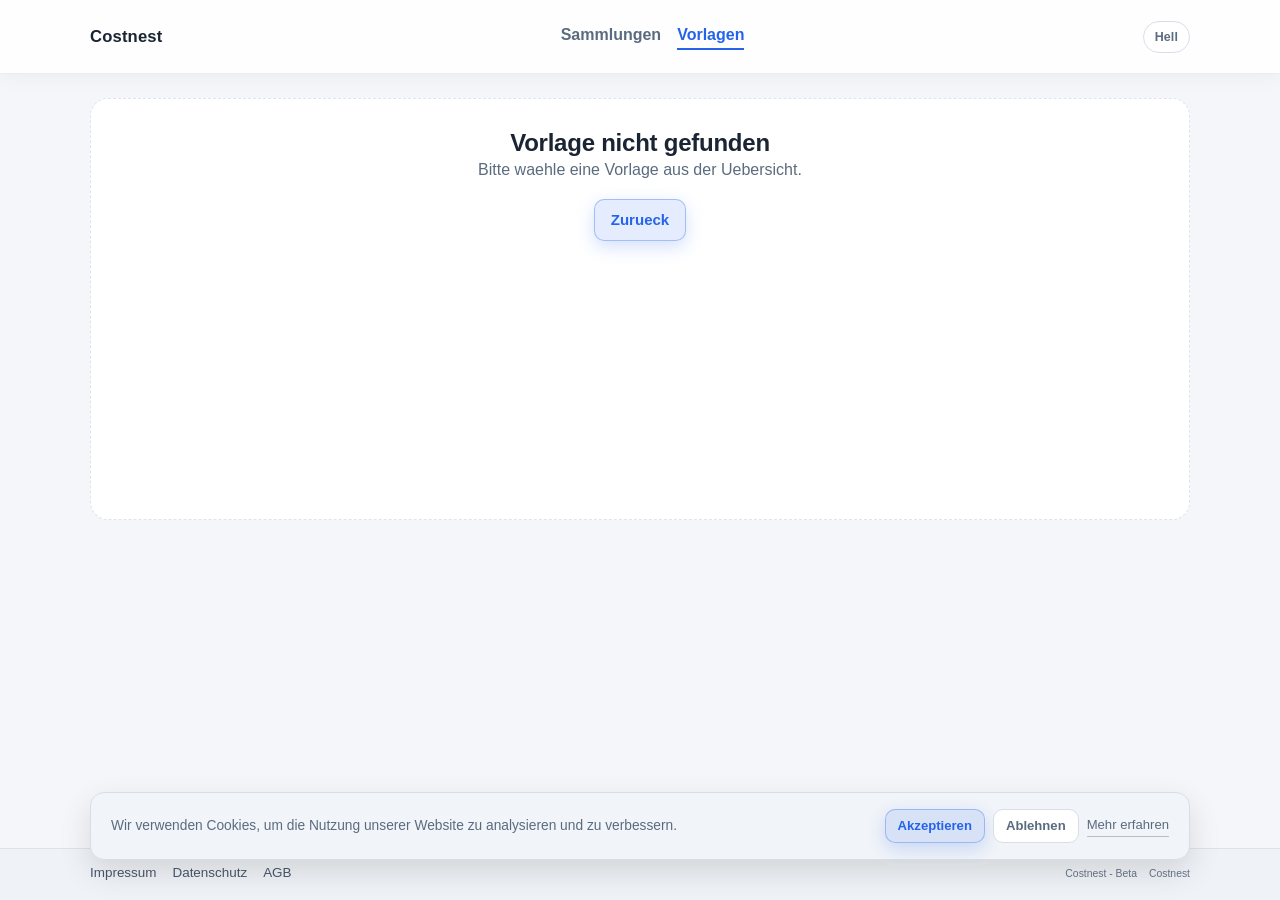
<file: pages/template-detail.html>
﻿<!doctype html>
<html lang="de">
  <head>
  <meta charset="utf-8">
  <meta name="viewport" content="width=device-width, initial-scale=1">
  <link rel="canonical" href="https://costnest.app/" />
  <title>Costnest | Vorlage</title>
  <meta name="description" content="Vorlage pruefen und in eine normale Sammlung umwandeln.">
  <script>
    (function () {
      var key = 'costnest.theme';
      var theme = 'light';

      try {
        var stored = localStorage.getItem(key);
        if (stored === 'light' || stored === 'dark') {
          theme = stored;
        } else if (window.matchMedia && window.matchMedia('(prefers-color-scheme: dark)').matches) {
          theme = 'dark';
        }
      } catch (error) {
        if (window.matchMedia && window.matchMedia('(prefers-color-scheme: dark)').matches) {
          theme = 'dark';
        }
      }

      document.documentElement.setAttribute('data-theme', theme);
      document.documentElement.style.colorScheme = theme;
    })();
  </script>
  <link rel="stylesheet" href="../assets/css/base.css">
  <link rel="stylesheet" href="../assets/css/layout.css">
  <link rel="stylesheet" href="../assets/css/components.css">
  <link rel="stylesheet" href="../assets/css/pages.css">
</head>
<body data-page="template-detail">
  <a class="skip-link" href="#content">Zum Inhalt springen</a>
  <div id="app-header"></div>

  <main id="content" class="page page-template-detail">
    <section class="card empty-state" id="template-not-found" hidden>
      <h1>Vorlage nicht gefunden</h1>
      <p>Bitte waehle eine Vorlage aus der Uebersicht.</p>
      <a class="button button-primary" href="templates.html">Zurueck</a>
    </section>

    <section id="template-detail-content" hidden>
      <nav class="template-detail-nav" aria-label="Vorlagen Navigation">
        <a class="template-back-link" href="templates.html">
          <span class="template-back-link__icon" aria-hidden="true">&#8249;</span>
          <span>Zurueck zu den Vorlagen</span>
        </a>
      </nav>

      <section class="card template-detail-head">
        <div class="template-detail-head__content">
          <h1 id="template-title">Vorlage</h1>
          <div class="template-detail-copy" aria-label="Vorlagenbeschreibung">
            <p id="template-intro-copy">Nutze diese Vorlage als schnellen Einstieg in deine Planung.</p>
            <p id="template-purpose-copy">Du kannst Vorschlaege auswaehlen und direkt in eine Sammlung uebernehmen.</p>
          </div>
        </div>
      </section>

      <p class="template-suggestions-hint">
        Entferne das Haekchen bei den Dingen, die du nicht in deiner Sammlung haben moechtest. Nach dem Erstellen kannst du in der Sammlung weitere Dinge hinzufuegen, bearbeiten oder entfernen.
      </p>

      <section class="template-suggestions-list" id="template-suggestions-list" aria-label="Vorschlaege"></section>

      <section class="card template-related" id="template-related" hidden>
        <h2>Aehnliche Vorlagen</h2>
        <nav id="template-related-links" aria-label="Aehnliche Vorlagen"></nav>
      </section>

      <section class="template-detail-footer-action template-floating-cta">
        <button type="button" class="button button-primary" id="convert-template-bottom">In Sammlung umwandeln</button>
      </section>
    </section>
  </main>
  <div id="app-footer"></div>

  <script src="../assets/js/core/namespace.js" defer></script>
  <script src="../assets/js/utils/currency.js" defer></script>
  <script src="../assets/js/utils/routes.js" defer></script>
  <script src="../assets/js/utils/analytics.js" defer></script>
  <script src="../assets/js/utils/url.js" defer></script>
  <script src="../assets/js/utils/id.js" defer></script>
  <script src="../assets/js/storage/local-storage-service.js" defer></script>
  <script src="../assets/js/data/template-repository.js" defer></script>
  <script src="../assets/js/data/collection-repository.js" defer></script>
  <script src="../assets/js/data/item-repository.js" defer></script>
  <script src="../assets/js/domain/templates-domain.js" defer></script>
  <script src="../assets/js/components/template-suggestion-item.js" defer></script>
  <script src="../assets/js/components/template-related-link.js" defer></script>
  <script src="../assets/js/ui/header.js" defer></script>
  <script src="../assets/js/ui/footer.js" defer></script>
  <script src="../assets/js/ui/toast.js" defer></script>
  <script src="../assets/js/pages/template-detail-page.js" defer></script>
  <script src="../assets/js/ui/cookie-banner.js" defer></script>
  <script src="../assets/js/core/bootstrap.js" defer></script>
</body>
</html>
</file>
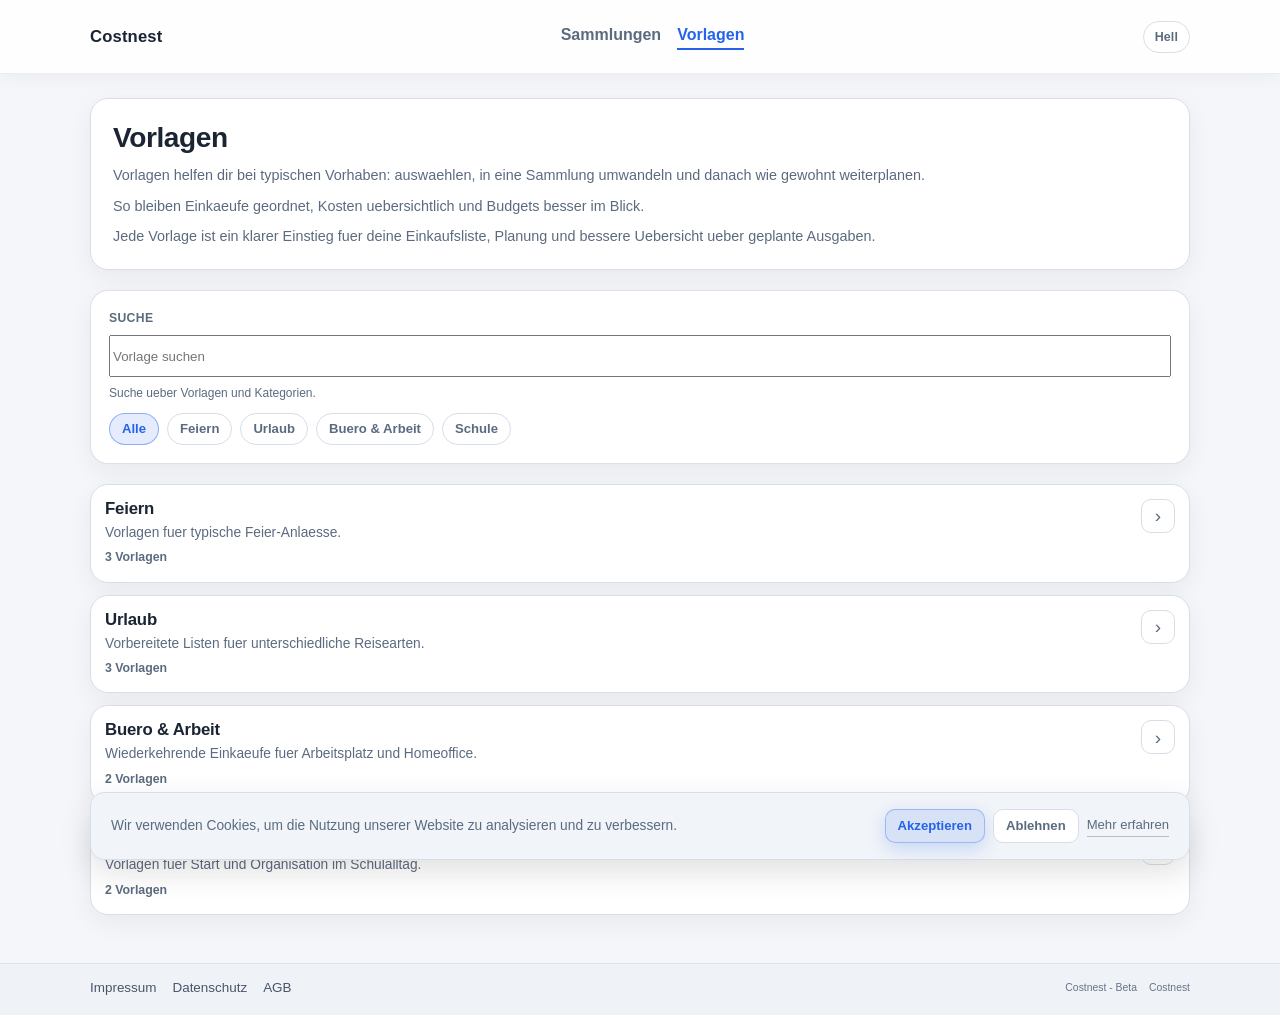
<file: pages/templates.html>
﻿<!doctype html>
<html lang="de">
  <head>
  <meta charset="utf-8">
  <meta name="viewport" content="width=device-width, initial-scale=1">
  <link rel="canonical" href="https://costnest.app/" />
  <title>Costnest | Vorlagen</title>
  <meta name="description" content="Vorlagen fuer typische Vorhaben als schneller Einstieg in neue Sammlungen.">
  <script>
    (function () {
      var key = 'costnest.theme';
      var theme = 'light';

      try {
        var stored = localStorage.getItem(key);
        if (stored === 'light' || stored === 'dark') {
          theme = stored;
        } else if (window.matchMedia && window.matchMedia('(prefers-color-scheme: dark)').matches) {
          theme = 'dark';
        }
      } catch (error) {
        if (window.matchMedia && window.matchMedia('(prefers-color-scheme: dark)').matches) {
          theme = 'dark';
        }
      }

      document.documentElement.setAttribute('data-theme', theme);
      document.documentElement.style.colorScheme = theme;
    })();
  </script>
  <link rel="stylesheet" href="../assets/css/base.css">
  <link rel="stylesheet" href="../assets/css/layout.css">
  <link rel="stylesheet" href="../assets/css/components.css">
  <link rel="stylesheet" href="../assets/css/pages.css">
</head>
<body data-page="templates">
  <a class="skip-link" href="#content">Zum Inhalt springen</a>
  <div id="app-header"></div>

  <main id="content" class="page page-templates">
    <section class="card templates-intro" aria-label="Hinweis zu Vorlagen">
      <h1>Vorlagen</h1>
      <p>Vorlagen helfen dir bei typischen Vorhaben: auswaehlen, in eine Sammlung umwandeln und danach wie gewohnt weiterplanen.</p>
      <p>So bleiben Einkaeufe geordnet, Kosten uebersichtlich und Budgets besser im Blick.</p>
      <p>Jede Vorlage ist ein klarer Einstieg fuer deine Einkaufsliste, Planung und bessere Uebersicht ueber geplante Ausgaben.</p>
    </section>

    <section class="card templates-controls" aria-label="Vorlagen filtern">
      <div class="templates-controls__search">
        <label for="template-search" class="templates-controls__label">Suche</label>
        <input id="template-search" type="search" placeholder="Vorlage suchen" autocomplete="off" aria-describedby="template-search-hint">
        <p id="template-search-hint" class="templates-controls__hint">Suche ueber Vorlagen und Kategorien.</p>
      </div>

      <div class="templates-controls__chips" id="template-category-filters" aria-label="Kategoriefilter"></div>
    </section>

    <section class="templates-groups" id="template-groups" aria-label="Vorlagen nach Kategorien"></section>

    <section class="card empty-state" id="templates-empty-state" hidden>
      <h2>Keine Treffer</h2>
      <p>Suche oder Filter anpassen.</p>
    </section>
  </main>
  <div id="app-footer"></div>

  <script src="../assets/js/core/namespace.js" defer></script>
  <script src="../assets/js/utils/routes.js" defer></script>
  <script src="../assets/js/utils/analytics.js" defer></script>
  <script src="../assets/js/data/template-repository.js" defer></script>
  <script src="../assets/js/ui/header.js" defer></script>
  <script src="../assets/js/ui/footer.js" defer></script>
  <script src="../assets/js/ui/toast.js" defer></script>
  <script src="../assets/js/pages/templates-page.js" defer></script>
  <script src="../assets/js/ui/cookie-banner.js" defer></script>
  <script src="../assets/js/core/bootstrap.js" defer></script>
</body>
</html>
</file>
<file: assets/css/base.css>
﻿:root {
  --font-family: "Segoe UI", "Aptos", "Helvetica Neue", sans-serif;

  --color-bg: #F4F6F9;
  --color-surface: #FFFFFF;
  --color-surface-muted: #F1F4F8;
  --color-text: #1A2433;
  --color-text-soft: #5B6B7F;
  --color-primary: #2563EB;
  --color-primary-hover: #1D4ED8;
  --color-success: #16A34A;
  --color-danger: #DC2626;
  --color-border: #D8DEE8;

  --color-overlay: rgba(17, 31, 60, 0.38);
  --color-header-bg: rgba(255, 255, 255, 0.88);
  --color-header-border: rgba(31, 41, 55, 0.08);
  --color-footer-bg: #EFF2F6;
  --color-footer-border: #DDE3EE;
  --color-footer-link: #49566A;
  --color-footer-meta: #677488;

  --color-text-inverse: #FFFFFF;
  --color-surface-contrast: #FFFFFF;

  --radius-sm: 10px;
  --radius-md: 14px;
  --radius-lg: 18px;
  --radius-pill: 999px;

  --space-1: 4px;
  --space-2: 8px;
  --space-3: 12px;
  --space-4: 16px;
  --space-5: 20px;
  --space-6: 24px;
  --space-7: 32px;

  --shadow-soft: 0 12px 30px rgba(31, 41, 55, 0.06);
  --shadow-surface: 0 8px 24px rgba(31, 41, 55, 0.06);
  --shadow-focus: 0 0 0 3px rgba(37, 99, 235, 0.24);
  --shadow-header: 0 4px 18px rgba(31, 41, 55, 0.04);

  --header-height: 74px;
  --content-width: 1100px;

  color-scheme: light;
}

html[data-theme="dark"] {
  --color-bg: #070B11;
  --color-surface: #1A2330;
  --color-surface-muted: #232E3D;
  --color-text: #F1F6FF;
  --color-text-soft: #B7C4D7;
  --color-primary: #4F83FF;
  --color-primary-hover: #6A95FF;
  --color-success: #38C275;
  --color-danger: #F06A6A;
  --color-border: #3A4658;

  --color-overlay: rgba(3, 7, 12, 0.68);
  --color-header-bg: rgba(16, 23, 34, 0.9);
  --color-header-border: rgba(173, 189, 211, 0.22);
  --color-footer-bg: #121B28;
  --color-footer-border: #354258;
  --color-footer-link: #C1CEE0;
  --color-footer-meta: #9FB0C8;

  --color-text-inverse: #0E1722;
  --color-surface-contrast: #202B39;

  --shadow-soft: 0 20px 46px rgba(0, 0, 0, 0.46);
  --shadow-surface: 0 12px 30px rgba(0, 0, 0, 0.44);
  --shadow-focus: 0 0 0 3px rgba(79, 131, 255, 0.44);
  --shadow-header: 0 10px 30px rgba(0, 0, 0, 0.34);

  color-scheme: dark;
}

* {
  box-sizing: border-box;
}

html,
body {
  margin: 0;
  padding: 0;
}

html {
  font-size: 16px;
}

body {
  font-family: var(--font-family);
  color: var(--color-text);
  background: var(--color-bg);
  min-height: 100vh;
  display: flex;
  flex-direction: column;
  line-height: 1.55;
  -webkit-font-smoothing: antialiased;
  text-rendering: optimizeLegibility;
}

a {
  color: var(--color-primary);
  text-decoration-color: color-mix(in srgb, var(--color-primary) 35%, transparent);
  text-underline-offset: 2px;
}

a:hover {
  color: var(--color-primary-hover);
}

h1,
h2,
h3,
p {
  margin: 0;
}

h1,
h2,
h3 {
  line-height: 1.2;
  letter-spacing: -0.01em;
}

.skip-link {
  position: absolute;
  left: var(--space-3);
  top: -200px;
  z-index: 1200;
  background: var(--color-surface);
  border: 1px solid var(--color-border);
  border-radius: var(--radius-sm);
  padding: var(--space-3) var(--space-4);
  box-shadow: var(--shadow-surface);
}

.skip-link:focus {
  top: var(--space-3);
}

.visually-hidden {
  position: absolute;
  width: 1px;
  height: 1px;
  margin: -1px;
  border: 0;
  padding: 0;
  clip: rect(0 0 0 0);
  overflow: hidden;
}

/* Global dark-mode harmonization for existing components */
html[data-theme="dark"] .card,
html[data-theme="dark"] .modal,
html[data-theme="dark"] .home-preview-card,
html[data-theme="dark"] .home-note,
html[data-theme="dark"] .home-benefit,
html[data-theme="dark"] .kpi-card,
html[data-theme="dark"] .price-line,
html[data-theme="dark"] .collection-item {
  background: var(--color-surface) !important;
  border-color: var(--color-border) !important;
  color: var(--color-text);
}

html[data-theme="dark"] .metric,
html[data-theme="dark"] .collection-item__prices,
html[data-theme="dark"] .filter-card,
html[data-theme="dark"] .status-badge--planned,
html[data-theme="dark"] .status-badge--bought,
html[data-theme="dark"] .item-quantity-badge,
html[data-theme="dark"] .collection-item__alternatives-toggle,
html[data-theme="dark"] .icon-button-subtle,
html[data-theme="dark"] .kpi-card,
html[data-theme="dark"] .summary-card {
  background: var(--color-surface-muted) !important;
  border-color: var(--color-border) !important;
}

html[data-theme="dark"] .collection-item--bought {
  background: linear-gradient(0deg, #1A2533 0%, #212E3F 100%) !important;
}

html[data-theme="dark"] .button-ghost,
html[data-theme="dark"] .icon-button,
html[data-theme="dark"] .modal-close,
html[data-theme="dark"] .alternative-form input,
html[data-theme="dark"] .form-field input,
html[data-theme="dark"] .form-field textarea,
html[data-theme="dark"] .filter-control input,
html[data-theme="dark"] .filter-control select {
  background: var(--color-surface-contrast) !important;
  border-color: var(--color-border) !important;
  color: var(--color-text) !important;
}

html[data-theme="dark"] .button-primary {
  color: var(--color-primary) !important;
}

html[data-theme="dark"] .button-ghost,
html[data-theme="dark"] .icon-button,
html[data-theme="dark"] .modal-close {
  color: var(--color-text-soft) !important;
}

html[data-theme="dark"] .button-ghost:hover,
html[data-theme="dark"] .icon-button:hover,
html[data-theme="dark"] .modal-close:hover,
html[data-theme="dark"] .collection-overview-card__link:hover {
  background: #2A374A !important;
  color: var(--color-text) !important;
}

html[data-theme="dark"] .icon-button-danger,
html[data-theme="dark"] .collection-item__action-button--danger,
html[data-theme="dark"] .collection-delete-button {
  color: #FF9E9E !important;
  border-color: #6A3232 !important;
  background: #342020 !important;
}

html[data-theme="dark"] .icon-button-danger:hover,
html[data-theme="dark"] .collection-item__action-button--danger:hover,
html[data-theme="dark"] .collection-delete-button:hover {
  background: #3A2020 !important;
}

html[data-theme="dark"] .field-help,
html[data-theme="dark"] .filter-card__hint,
html[data-theme="dark"] .kpi-card__label,
html[data-theme="dark"] .metric__label,
html[data-theme="dark"] .price-main__formula,
html[data-theme="dark"] .price-diff__label,
html[data-theme="dark"] .home-subline,
html[data-theme="dark"] .home-preview-card__hint,
html[data-theme="dark"] .empty-state p,
html[data-theme="dark"] .collection-item__note,
html[data-theme="dark"] .collection-item__alternatives-empty,
html[data-theme="dark"] .collection-overview-card__meta-row span,
html[data-theme="dark"] .collection-overview-card__price-label,
html[data-theme="dark"] .app-footer__meta,
html[data-theme="dark"] .home-trust-list li {
  color: var(--color-text-soft) !important;
}

html[data-theme="dark"] .collection-item__domain-link,
html[data-theme="dark"] .collection-item__alternatives-list a,
html[data-theme="dark"] .app-footer__nav a {
  color: #B5C2D4 !important;
}

html[data-theme="dark"] .collection-item__domain-link:hover,
html[data-theme="dark"] .collection-item__alternatives-list a:hover,
html[data-theme="dark"] .app-footer__nav a:hover {
  color: var(--color-text) !important;
}

html[data-theme="dark"] .modal-backdrop {
  background: var(--color-overlay) !important;
}

html[data-theme="dark"] .app-toast {
  border-color: #2E5E42 !important;
  background: #163024 !important;
  color: #BEEBD0 !important;
}

html[data-theme="dark"] .app-toast--neutral {
  border-color: #34445A !important;
  background: #1A2432 !important;
  color: #B9C7D8 !important;
}

html[data-theme="dark"] .empty-state {
  border-color: #34445A !important;
  background: #161E2A !important;
}

@media (max-width: 720px) {
  :root {
    --header-height: 66px;
  }

  html {
    font-size: 15px;
  }
}
</file>
<file: assets/css/layout.css>
﻿.app-header {
  position: fixed;
  top: 0;
  left: 0;
  right: 0;
  height: var(--header-height);
  background: var(--color-header-bg);
  backdrop-filter: blur(12px);
  border-bottom: 1px solid var(--color-header-border);
  box-shadow: var(--shadow-header);
  z-index: 1000;
}

.app-header__inner {
  width: min(var(--content-width), calc(100% - 32px));
  height: 100%;
  margin: 0 auto;
  display: flex;
  align-items: center;
  justify-content: space-between;
  gap: var(--space-4);
}

.brand {
  color: var(--color-text);
  text-decoration: none;
  font-weight: 750;
  font-size: 1.04rem;
  letter-spacing: 0.01em;
}

.nav-list {
  display: flex;
  gap: var(--space-4);
  list-style: none;
  margin: 0;
  padding: 0;
}

.nav-link {
  display: inline-flex;
  align-items: center;
  justify-content: flex-start;
  min-height: 24px;
  padding: 0;
  text-decoration: none;
  color: var(--color-text-soft);
  font-weight: 620;
  border-bottom: 2px solid transparent;
  transition: color 0.18s ease, border-color 0.18s ease;
}

.nav-link:hover,
.nav-link:focus-visible {
  color: var(--color-primary);
  border-bottom-color: color-mix(in srgb, var(--color-primary) 35%, transparent);
  outline: none;
}

.nav-link.is-active {
  color: var(--color-primary);
  border-bottom-color: var(--color-primary);
}

.theme-toggle {
  min-height: 32px;
  padding: 0 11px;
  border: 1px solid var(--color-border);
  border-radius: var(--radius-pill);
  background: var(--color-surface);
  color: var(--color-text-soft);
  font-size: 0.78rem;
  font-weight: 700;
  letter-spacing: 0.01em;
  cursor: pointer;
  transition: border-color 0.18s ease, background-color 0.18s ease, color 0.18s ease;
}

.theme-toggle:hover {
  border-color: color-mix(in srgb, var(--color-primary) 42%, var(--color-border));
  color: var(--color-text);
}

.theme-toggle[aria-pressed="true"] {
  border-color: color-mix(in srgb, var(--color-primary) 40%, var(--color-border));
  background: color-mix(in srgb, var(--color-primary) 12%, var(--color-surface));
  color: var(--color-primary);
}

.theme-toggle:focus-visible {
  outline: none;
  box-shadow: var(--shadow-focus);
}

.page {
  width: min(var(--content-width), calc(100% - 32px));
  margin: 0 auto;
  flex: 1 0 auto;
  padding-top: calc(var(--header-height) + var(--space-6));
  padding-bottom: var(--space-7);
}

.page-collection-detail {
  padding-bottom: 120px;
}

.page-head {
  margin-bottom: var(--space-5);
}

.page-head h1 {
  font-size: clamp(1.55rem, 1.12rem + 1.2vw, 2.2rem);
  margin-bottom: var(--space-2);
}

.page-head p {
  max-width: 70ch;
  color: var(--color-text-soft);
}

.app-footer {
  margin-top: var(--space-4);
  border-top: 1px solid var(--color-footer-border);
  background: var(--color-footer-bg);
}

body[data-page="collection-detail"] .app-footer {
  border-top: 1px solid var(--color-footer-border);
  background: linear-gradient(180deg, color-mix(in srgb, var(--color-footer-bg) 75%, var(--color-surface) 25%) 0%, var(--color-footer-bg) 100%);
}

.app-footer__inner {
  width: min(var(--content-width), calc(100% - 32px));
  margin: 0 auto;
  padding: 14px 0 16px;
  display: flex;
  align-items: center;
  justify-content: space-between;
  gap: var(--space-4);
}

body[data-page="collection-detail"] .app-footer__inner {
  padding: 12px 0 14px;
}

.app-footer__nav {
  display: inline-flex;
  align-items: center;
  gap: var(--space-4);
  flex-wrap: wrap;
}

.app-footer__nav a {
  font-size: 0.84rem;
  color: var(--color-footer-link);
  text-decoration: none;
}

.app-footer__nav a:hover,
.app-footer__nav a:focus-visible {
  color: var(--color-text);
  text-decoration: underline;
  text-decoration-color: color-mix(in srgb, var(--color-text) 28%, transparent);
  text-underline-offset: 2px;
}

.app-footer__meta {
  display: inline-flex;
  align-items: center;
  gap: var(--space-3);
  color: var(--color-footer-meta);
  font-size: 0.78rem;
  white-space: nowrap;
}

@media (max-width: 720px) {
  .app-header__inner,
  .page,
  .app-footer__inner {
    width: calc(100% - 24px);
  }

  .nav-link {
    min-height: 22px;
    padding: 0;
    font-size: 0.9rem;
  }

  .theme-toggle {
    min-height: 30px;
    padding: 0 10px;
    font-size: 0.75rem;
  }

  .app-footer__inner {
    flex-direction: column;
    align-items: flex-start;
    gap: var(--space-2);
    padding: 12px 0 14px;
  }

  .app-footer__nav {
    gap: var(--space-3);
  }

  .app-footer__meta {
    white-space: normal;
  }
}
</file>
<file: assets/css/components.css>
﻿.card {
  background: var(--color-surface);
  border: 1px solid var(--color-border);
  border-radius: var(--radius-lg);
  box-shadow: var(--shadow-surface);
}

.button {
  display: inline-flex;
  align-items: center;
  justify-content: center;
  min-height: 42px;
  padding: 0 var(--space-4);
  border: 1px solid transparent;
  border-radius: var(--radius-sm);
  font-size: 0.94rem;
  font-weight: 640;
  line-height: 1;
  cursor: pointer;
  transition: background-color 0.18s ease, color 0.18s ease, border-color 0.18s ease, transform 0.18s ease;
}

.button:focus-visible,
.fab:focus-visible,
.icon-button:focus-visible,
.modal-close:focus-visible,
input:focus-visible {
  outline: none;
  box-shadow: var(--shadow-focus);
}

.button-primary {
  background: color-mix(in srgb, var(--color-primary) 12%, transparent);
  color: var(--color-primary);
  border-color: color-mix(in srgb, var(--color-primary) 34%, transparent);
  box-shadow: 0 6px 18px color-mix(in srgb, var(--color-primary) 20%, transparent);
  text-decoration: none;
}

.button-primary:hover {
  background: color-mix(in srgb, var(--color-primary) 20%, transparent);
  border-color: color-mix(in srgb, var(--color-primary) 50%, transparent);
}

.button-primary:active {
  background: color-mix(in srgb, var(--color-primary) 28%, transparent);
  border-color: color-mix(in srgb, var(--color-primary) 58%, transparent);
}

.button-primary:focus-visible {
  border-color: color-mix(in srgb, var(--color-primary) 62%, transparent);
}

html[data-theme="dark"] .button-primary {
  background: color-mix(in srgb, var(--color-primary) 22%, transparent);
  color: var(--color-primary);
  border-color: color-mix(in srgb, var(--color-primary) 56%, transparent);
  box-shadow: 0 8px 22px color-mix(in srgb, var(--color-primary) 26%, transparent);
}

html[data-theme="dark"] .button-primary:hover {
  background: color-mix(in srgb, var(--color-primary) 30%, transparent);
  border-color: color-mix(in srgb, var(--color-primary) 64%, transparent);
}

html[data-theme="dark"] .button-primary:active {
  background: color-mix(in srgb, var(--color-primary) 38%, transparent);
  border-color: color-mix(in srgb, var(--color-primary) 72%, transparent);
}

.button-cta-new {
  min-height: 38px;
  padding: 0 14px;
  border-radius: 999px;
  font-size: 0.76rem;
  letter-spacing: 0.08em;
  font-weight: 760;
  box-shadow: 0 10px 20px rgba(37, 99, 235, 0.22);
}

.button-cta-new:hover {
  transform: translateY(-1px);
  box-shadow: 0 12px 24px rgba(37, 99, 235, 0.26);
}

.button-ghost {
  background: #FFFFFF;
  color: var(--color-text-soft);
  border-color: var(--color-border);
}

.button-ghost:hover {
  background: #F3F7FF;
  color: var(--color-text);
}

.fab {
  position: fixed;
  right: 22px;
  bottom: 22px;
  width: 58px;
  height: 58px;
  border: none;
  border-radius: 50%;
  background: var(--color-primary);
  color: #FFFFFF;
  font-size: 2rem;
  line-height: 1;
  cursor: pointer;
  box-shadow: 0 14px 26px rgba(37, 99, 235, 0.28);
  z-index: 950;
}

.fab:hover {
  background: var(--color-primary-hover);
  transform: translateY(-1px);
}

.collection-list,
.collection-overview-list {
  display: grid;
  gap: var(--space-3);
  grid-template-columns: 1fr;
}

.collection-item {
  padding: var(--space-4);
  display: grid;
  gap: 0;
}

.collection-item--bought {
  border-color: #D5DFEE;
  background: linear-gradient(0deg, #FCFDFF 0%, #F8FAFD 100%);
  filter: saturate(0.92);
}

.collection-item__summary {
  display: flex;
  align-items: flex-start;
  justify-content: space-between;
  gap: var(--space-3);
  cursor: pointer;
}

.collection-item__link-block {
  flex: 1 1 auto;
  min-width: 0;
  display: grid;
  gap: 3px;
}

.collection-item__meta {
  display: inline-flex;
  align-items: center;
  gap: 6px;
  flex-wrap: wrap;
}

.collection-item__title-link {
  display: inline-flex;
  align-items: center;
  font-weight: 740;
  font-size: 1.08rem;
  line-height: 1.28;
  color: var(--color-text);
  text-decoration: none;
  white-space: normal;
  overflow-wrap: anywhere;
}

.collection-item__domain {
  font-size: 0.78rem;
  color: var(--color-text-soft);
  white-space: nowrap;
  overflow: hidden;
  text-overflow: ellipsis;
}

.collection-item__link-meta {
  display: inline-flex;
  align-items: center;
  gap: 6px;
  min-width: 0;
}

.collection-item__summary-meta {
  flex: 0 0 auto;
  min-width: 128px;
  display: grid;
  justify-items: end;
  gap: 4px;
}

.collection-item__summary-total {
  font-size: 1.18rem;
  line-height: 1.15;
  font-weight: 790;
  color: var(--color-text);
}

.collection-item__summary-diff {
  font-size: 0.82rem;
  font-weight: 720;
}

.collection-item__summary-chevron {
  font-size: 0.95rem;
  color: #7A879A;
  line-height: 1;
}

.collection-item__details {
  margin-top: 12px;
  padding-top: 12px;
  border-top: 1px solid #E8EDF6;
  display: grid;
  gap: 12px;
}

.collection-item__details[hidden] {
  display: none !important;
}

.collection-item__domain-link {
  font-size: 0.92rem;
  line-height: 1.3;
  color: var(--color-text-soft);
  text-decoration: none;
  white-space: normal;
  overflow-wrap: anywhere;
}

.collection-item__domain-link:hover {
  color: var(--color-text);
  text-decoration: underline;
}

.link-copy-button {
  min-height: 24px;
  min-width: 24px;
  padding: 0;
}

.link-copy-button .icon-stroke {
  width: 14px;
  height: 14px;
}

.link-copy-button.is-copied {
  color: var(--color-success);
  border-color: #B6E4C5;
  background: #ECF9F1;
}

.collection-item__actions {
  display: inline-flex;
  gap: 6px;
  flex-wrap: wrap;
  margin-left: auto;
}

.collection-item__actions--detail {
  margin-left: 0;
}

.collection-item__action-button {
  width: 34px;
  min-width: 34px;
  min-height: 34px;
  height: 34px;
  padding: 0;
  border-radius: 10px;
}

.collection-item__action-button svg {
  width: 17px;
  height: 17px;
}

.icon-stroke {
  fill: none;
  stroke: currentColor;
  stroke-width: 1.9;
  stroke-linecap: round;
  stroke-linejoin: round;
}

.collection-item__action-button--danger {
  border-color: #F1C9C9;
  color: var(--color-danger);
  background: #FFF5F5;
}

.collection-item__action-button--danger:hover {
  border-color: #E89B9B;
  color: #991B1B;
  background: #FEECEC;
}

.icon-button {
  min-height: 28px;
  padding: 0 10px;
  border: 1px solid var(--color-border);
  border-radius: var(--radius-sm);
  background: #FFFFFF;
  color: var(--color-text-soft);
  font-size: 0.74rem;
  font-weight: 620;
  cursor: pointer;
}

.icon-button:hover {
  background: #F5F8FF;
  color: var(--color-text);
}

.icon-button-danger {
  color: var(--color-danger);
}

.icon-button-subtle {
  border-color: #DCE4F2;
  background: #F8FAFD;
  color: var(--color-text-soft);
}

.icon-button-subtle:hover {
  background: #F1F5FC;
}

.status-badge {
  display: inline-flex;
  align-items: center;
  justify-content: center;
  min-height: 26px;
  border-radius: var(--radius-pill);
  padding: 0 10px;
  font-size: 0.74rem;
  font-weight: 700;
}

.status-badge--planned {
  color: #1D4ED8;
  background: #EBF1FF;
}

.status-badge--bought {
  color: var(--color-success);
  background: #EAF8F0;
}

.status-badge--toggle {
  border: none;
  cursor: pointer;
}

.cookie-banner {
  position: fixed;
  left: 50%;
  transform: translate(-50%, 12px);
  bottom: calc(40px + env(safe-area-inset-bottom, 0px));
  z-index: 990;
  width: min(var(--content-width), calc(100% - 20px));
  padding: 16px 20px;
  border: 1.5px solid var(--color-border);
  border-radius: var(--radius-md);
  background: var(--color-surface-muted);
  box-shadow: 0 12px 32px rgba(0, 0, 0, 0.12);
  opacity: 0;
  pointer-events: none;
  transition: opacity 0.18s ease, transform 0.18s ease;
}

.cookie-banner.is-visible {
  opacity: 1;
  pointer-events: auto;
  transform: translate(-50%, 0);
}

.cookie-banner__inner {
  display: flex;
  align-items: center;
  justify-content: space-between;
  gap: 12px;
}

.cookie-banner__text {
  margin: 0;
  color: var(--color-text-soft);
  font-size: 0.86rem;
  line-height: 1.42;
}

.cookie-banner__actions {
  display: inline-flex;
  align-items: center;
  gap: 8px;
  flex-shrink: 0;
}

.cookie-banner__actions .button {
  min-height: 34px;
  padding: 0 12px;
  font-size: 0.82rem;
}

.cookie-banner__link {
  font-size: 0.82rem;
  color: var(--color-text-soft);
  text-decoration: none;
  border-bottom: 1px solid color-mix(in srgb, var(--color-text-soft) 40%, transparent);
}

.cookie-banner__link:hover {
  color: var(--color-text);
}

@media (max-width: 720px) {
  .cookie-banner__inner {
    flex-direction: column;
    align-items: stretch;
    gap: 10px;
    padding: 12px;
  }

  .cookie-banner__actions {
    width: 100%;
    display: grid;
    grid-template-columns: 1fr 1fr;
    gap: 8px;
  }

  .cookie-banner__actions .button {
    width: 100%;
    justify-content: center;
  }

  .cookie-banner__link {
    grid-column: 1 / -1;
    text-align: center;
    min-height: 30px;
    align-content: center;
    border-bottom: none;
    text-decoration: underline;
    text-underline-offset: 2px;
  }
}

.item-quantity-badge {
  display: inline-flex;
  align-items: center;
  justify-content: center;
  min-height: 22px;
  padding: 0 7px;
  border-radius: var(--radius-pill);
  border: 1px solid #DCE4F2;
  background: #F8FAFD;
  color: var(--color-text-soft);
  font-size: 0.72rem;
  font-weight: 700;
}

.collection-item__prices {
  display: grid;
  gap: 10px;
  padding: 2px 0 0;
  border-top: none;
}

.price-main-grid {
  display: grid;
  gap: 14px;
  grid-template-columns: repeat(2, minmax(0, 1fr));
}

.price-main {
  min-width: 0;
  display: grid;
  gap: 3px;
}

.price-main__total {
  font-size: clamp(1.16rem, 1.02rem + 0.34vw, 1.3rem);
  line-height: 1.12;
  font-weight: 780;
  color: var(--color-text);
}

.price-main__formula {
  font-size: 0.8rem;
  color: #6A778C;
  white-space: nowrap;
  overflow: hidden;
  text-overflow: ellipsis;
}

.price-diff-grid {
  display: grid;
  grid-template-columns: repeat(2, minmax(0, 1fr));
  gap: 10px;
  padding-top: 8px;
  border-top: 1px dashed #DCE4F2;
}

.price-diff {
  min-width: 0;
  display: grid;
  gap: 3px;
}

.price-diff__label {
  font-size: 0.7rem;
  font-weight: 650;
  color: var(--color-text-soft);
}

.price-diff__value {
  font-size: 1rem;
  line-height: 1.15;
  font-weight: 740;
}

.price-diff--total .price-diff__value {
  font-size: 1.15rem;
  font-weight: 790;
}

.collection-item__details-meta {
  display: inline-flex;
  align-items: center;
  gap: 8px;
}

.summary-grid {
  display: grid;
  gap: 6px;
  grid-template-columns: repeat(3, minmax(0, 1fr));
}

.collection-overview-card__link {
  display: grid;
  gap: var(--space-3);
  padding: var(--space-4);
  text-decoration: none;
  color: inherit;
  border-radius: var(--radius-lg);
  transition: background-color 0.18s ease, box-shadow 0.18s ease;
}

.collection-overview-card {
  position: relative;
}

.collection-overview-card--add {
  width: 100%;
  border: 1.5px dashed #D5DDE9;
  background: #FCFDFE;
  box-shadow: none;
  min-height: 84px;
  display: grid;
  place-items: center;
  cursor: pointer;
}

.collection-overview-card--add:hover {
  border-color: #BFCBDC;
  background: #F8FAFC;
}

.collection-overview-card__add-title {
  font-size: 1rem;
  font-weight: 700;
  color: #526178;
}

.collection-overview-card__link:hover {
  background: #F8FAFF;
  box-shadow: inset 0 0 0 1px #DCE6FF;
}

.collection-overview-card__head {
  display: grid;
  gap: 10px;
}

.collection-overview-card__amounts {
  display: grid;
  grid-template-columns: repeat(2, minmax(0, 1fr));
  gap: 18px;
}

.collection-overview-card__amount {
  min-width: 0;
  display: grid;
  gap: 2px;
}

.collection-overview-card__head h2 {
  font-size: 1.34rem;
  font-weight: 730;
  margin: 0;
}

.collection-overview-card__price-label {
  color: var(--color-text-soft);
  font-size: 0.76rem;
  text-transform: uppercase;
  letter-spacing: 0.02em;
  font-weight: 650;
}

.collection-overview-card__price-value {
  font-size: 1.12rem;
  font-weight: 780;
  color: var(--color-text);
}

.collection-overview-card__price-value--budget {
  font-size: 1.04rem;
  font-weight: 740;
}

.collection-edit-hint {
  width: 22px;
  height: 22px;
  display: inline-flex;
  align-items: center;
  justify-content: center;
  border-radius: 7px;
  border: 1px solid var(--color-border);
  background: #FFFFFF;
  color: var(--color-text-soft);
  font-size: 0.83rem;
}

.collection-title-row {
  display: inline-flex;
  align-items: center;
  gap: 8px;
}

.collection-edit-hint--buttonless {
  position: static;
  border: none;
  background: transparent;
  width: 28px;
  height: 28px;
  font-size: 1rem;
  color: #5F6B80;
  cursor: pointer;
}

.collection-edit-hint--buttonless:hover {
  color: #2F3A4D;
  background: transparent;
}

.collection-edit-hint--button {
  position: absolute;
  top: 14px;
  right: 14px;
  border: none;
  background: transparent;
  cursor: pointer;
  z-index: 2;
}

.collection-edit-hint--button:hover {
  background: transparent;
  color: #2F3A4D;
}

.collection-delete-button {
  color: #000000;
  width: 24px;
  height: 24px;
  padding: 0;
}

.collection-delete-button:hover {
  color: #2F3A4D;
  background: transparent;
}

.collection-delete-button .icon-stroke {
  width: 18px;
  height: 18px;
  stroke-width: 2.1;
}

.collection-overview-card__meta-row {
  display: flex;
  align-items: center;
  justify-content: space-between;
  gap: var(--space-2);
}

.collection-overview-card__meta-row span {
  color: var(--color-text-soft);
  font-size: 0.84rem;
}

@media (max-width: 720px) {
  .collection-overview-card__amounts {
    grid-template-columns: 1fr;
    gap: 10px;
  }
}

.metric {
  background: var(--color-surface-muted);
  border: 1px solid #E8EDF6;
  border-radius: var(--radius-md);
  padding: var(--space-3);
}

.metric__label {
  display: block;
  margin-bottom: 2px;
  color: var(--color-text-soft);
  font-size: 0.74rem;
  letter-spacing: 0.02em;
  text-transform: uppercase;
  font-weight: 650;
}

.metric__value {
  font-size: 1rem;
  font-weight: 740;
}

.metric__value.is-positive,
.kpi-card__value.is-positive,
.collection-kpi__value.is-positive {
  color: var(--color-success);
}

.metric__value.is-negative,
.kpi-card__value.is-negative,
.collection-kpi__value.is-negative {
  color: var(--color-danger);
}

.collection-item__meta-line {
  color: var(--color-text-soft);
  font-size: 0.79rem;
}

.collection-item__link {
  width: fit-content;
  display: inline-flex;
  font-weight: 620;
  text-decoration: none;
}

.empty-state {
  margin-bottom: var(--space-3);
  padding: clamp(22px, 2.5vw, 30px);
  border-style: dashed;
  border-color: #DCE4F2;
  box-shadow: none;
  text-align: center;
}

.filter-card {
  margin-bottom: var(--space-3);
  padding: var(--space-3) var(--space-4);
}

.filter-card__row {
  display: grid;
  grid-template-columns: 1fr 1.2fr;
  gap: var(--space-3);
  align-items: end;
}

.filter-control {
  display: grid;
  gap: 6px;
}

.filter-control--search {
  margin-bottom: var(--space-3);
}

.filter-control--sort-inline {
  display: flex;
  align-items: center;
  gap: 10px;
}

.filter-control label {
  font-size: 0.8rem;
  color: var(--color-text-soft);
  font-weight: 620;
}

.filter-control--sort-inline label {
  margin: 0;
  white-space: nowrap;
}

.filter-control--sort-inline select {
  flex: 1 1 auto;
}

.filter-control input,
.filter-control select {
  min-height: 38px;
  border: 1px solid #D8E2F1;
  border-radius: var(--radius-sm);
  padding: 0 10px;
  background: #FFFFFF;
  color: var(--color-text);
  font-size: 0.9rem;
}

.filter-control--checkbox {
  align-self: center;
}

.filter-control--checkbox label {
  display: inline-flex;
  align-items: center;
  gap: 8px;
  color: var(--color-text);
}

.filter-control--checkbox input {
  width: 16px;
  height: 16px;
}

body[data-page="collection-detail"] .filter-control--checkbox input {
  width: 20px;
  height: 20px;
}

.filter-control--checkbox input:disabled {
  opacity: 0.5;
  cursor: not-allowed;
}

.filter-card__hint {
  margin-top: var(--space-2);
  font-size: 0.8rem;
  color: var(--color-text-soft);
}

.empty-state h2 {
  font-size: 1.14rem;
  margin-bottom: var(--space-2);
}

.empty-state p {
  color: var(--color-text-soft);
  margin-bottom: var(--space-4);
  max-width: 58ch;
  margin-left: auto;
  margin-right: auto;
}

.empty-state--clickable {
  cursor: pointer;
}

.summary-card {
  padding: var(--space-4);
  margin-top: var(--space-3);
}

.kpi-section-head {
  margin-bottom: var(--space-1);
}

.kpi-section-head h2 {
  font-size: 1.08rem;
  margin-bottom: 2px;
}

.kpi-section-head p {
  color: var(--color-text-soft);
  font-size: 0.88rem;
}

.summary-grid--kpi {
  gap: var(--space-2);
}

.kpi-card {
  border: 1px solid #E8EDF6;
  border-radius: var(--radius-md);
  background: var(--color-surface-muted);
  padding: var(--space-3);
}

.kpi-card__label {
  display: block;
  margin-bottom: 2px;
  color: var(--color-text-soft);
  font-size: 0.74rem;
  letter-spacing: 0.02em;
  text-transform: uppercase;
  font-weight: 640;
}

.kpi-card__value {
  font-size: 1.06rem;
  font-weight: 760;
}

.modal-backdrop {
  position: fixed;
  inset: 0;
  display: grid;
  place-items: center;
  padding: var(--space-4);
  background: rgba(17, 31, 60, 0.38);
  z-index: 1100;
  opacity: 0;
  visibility: hidden;
  pointer-events: none;
  transition: opacity 0.18s ease;
}

.modal-backdrop.is-open {
  opacity: 1;
  visibility: visible;
  pointer-events: auto;
}

.modal-backdrop[hidden] {
  display: none !important;
}

.modal {
  width: min(580px, 100%);
  border: 1px solid #E3EAF5;
  border-radius: var(--radius-lg);
  background: var(--color-surface);
  box-shadow: var(--shadow-soft);
  padding: clamp(18px, 2vw, 24px);
}

.modal--compact {
  width: min(460px, 100%);
}

.modal-header {
  display: flex;
  align-items: center;
  justify-content: space-between;
  margin-bottom: var(--space-4);
}

.modal-header h2 {
  font-size: 1.2rem;
  font-weight: 730;
}

.modal-close {
  width: 36px;
  height: 36px;
  border: 1px solid var(--color-border);
  border-radius: var(--radius-sm);
  background: #FFFFFF;
  color: var(--color-text-soft);
  font-size: 1.2rem;
  cursor: pointer;
}

.modal-close:hover {
  background: #F5F8FF;
  color: var(--color-text);
}

.form-field {
  margin-bottom: var(--space-4);
}

.form-field label {
  display: block;
  margin-bottom: var(--space-2);
  font-weight: 620;
}

.form-field input {
  width: 100%;
  min-height: 42px;
  border: 1px solid #D9E2F1;
  border-radius: var(--radius-sm);
  padding: 0 var(--space-3);
  background: #FFFFFF;
  color: var(--color-text);
  font-size: 0.95rem;
}

.form-field textarea {
  width: 100%;
  min-height: 76px;
  border: 1px solid #D9E2F1;
  border-radius: var(--radius-sm);
  padding: 10px var(--space-3);
  background: #FFFFFF;
  color: var(--color-text);
  font-size: 0.95rem;
  line-height: 1.45;
  resize: vertical;
}

.form-field input:hover,
.form-field textarea:hover {
  border-color: #C8D4E8;
}

.field-help {
  margin-top: var(--space-2);
  color: var(--color-text-soft);
  font-size: 0.84rem;
}

.field-error {
  min-height: 18px;
  margin-top: var(--space-2);
  color: var(--color-danger);
  font-size: 0.84rem;
}

.collection-item__note {
  margin: 0;
  color: var(--color-text-soft);
  font-size: 0.83rem;
  line-height: 1.35;
  display: -webkit-box;
  -webkit-line-clamp: 2;
  -webkit-box-orient: vertical;
  overflow: hidden;
}

.collection-item__alternatives {
  margin-top: 4px;
  padding-top: var(--space-2);
  border-top: 1px solid #E8EDF6;
  display: grid;
  gap: 6px;
}

.collection-item__alternatives-block {
  display: grid;
  gap: 6px;
}

.collection-item__alternatives-toggle {
  width: fit-content;
  min-height: 30px;
  padding: 0 10px;
  font-size: 0.78rem;
  font-weight: 650;
}

.collection-item__alternatives-toggle.is-open {
  border-color: #C9D8F7;
  background: #EEF4FF;
  color: #1D4ED8;
}

.collection-item__alternatives-list {
  list-style: none;
  margin: 0;
  padding: 0;
  display: grid;
  gap: 4px;
}

.collection-item__alternatives-list li {
  display: flex;
  align-items: center;
  gap: 6px;
}

.collection-item__alternatives-list a {
  min-width: 0;
  flex: 1;
  font-size: 0.78rem;
  color: var(--color-text-soft);
  text-decoration: none;
  white-space: nowrap;
  overflow: hidden;
  text-overflow: ellipsis;
}

.collection-item__alternatives-list a:hover {
  color: var(--color-text);
}

.collection-item__alternatives-list .icon-button {
  min-height: 24px;
  padding: 0 6px;
}

.collection-item__alternatives-empty {
  margin: 0;
  font-size: 0.79rem;
  color: var(--color-text-soft);
}

.alternative-form {
  display: grid;
  grid-template-columns: 1fr auto;
  gap: 8px;
  align-items: center;
}

.alternative-form input {
  width: 100%;
  min-height: 28px;
  border: 1px solid #D9E2F1;
  border-radius: var(--radius-sm);
  padding: 0 10px;
  font-size: 0.84rem;
  background: #FFFFFF;
}

.alternative-form .icon-button {
  min-height: 30px;
}

.alternative-error {
  grid-column: 1 / -1;
  margin: 0;
  min-height: 16px;
  color: var(--color-danger);
  font-size: 0.76rem;
}

.modal-actions {
  display: flex;
  justify-content: flex-end;
  gap: var(--space-2);
  margin-top: var(--space-2);
}

.app-toast-region {
  position: fixed;
  right: 16px;
  bottom: 18px;
  z-index: 1300;
  display: grid;
  gap: 8px;
  pointer-events: none;
}

.app-toast {
  min-width: 220px;
  max-width: min(420px, calc(100vw - 32px));
  padding: 10px 12px;
  border: 1px solid #D2DFD6;
  border-radius: 12px;
  background: #F3FAF5;
  color: #1F5C3A;
  box-shadow: 0 8px 18px rgba(31, 41, 55, 0.1);
  font-size: 0.86rem;
  font-weight: 620;
  opacity: 1;
  transform: translateY(0);
  transition: opacity 0.22s ease, transform 0.22s ease;
}

.app-toast--neutral {
  border-color: #D9E1EE;
  background: #F5F8FD;
  color: #3F4C63;
}

.app-toast.is-leaving {
  opacity: 0;
  transform: translateY(8px);
}

@media (max-width: 720px) {
  .fab {
    right: 16px;
    bottom: 16px;
    width: 54px;
    height: 54px;
  }

  .collection-item__summary,
  .collection-overview-card__head {
    align-items: flex-start;
    flex-direction: column;
  }

  .collection-item__summary-meta,
  .collection-item__actions {
    width: 100%;
  }

  .collection-item__summary-meta {
    justify-items: start;
  }

  .collection-item__actions {
    justify-content: flex-start;
  }

  .collection-item__summary-total {
    font-size: 1.12rem;
  }

  .collection-item__prices,
  .collection-overview-card__kpis,
  .summary-grid {
    grid-template-columns: 1fr;
  }

  .price-main-grid,
  .price-diff-grid {
    grid-template-columns: 1fr;
  }

  .filter-card__row {
    grid-template-columns: 1fr;
    gap: var(--space-2);
  }

  .modal-actions {
    flex-direction: column;
    align-items: stretch;
  }

  .modal-actions .button {
    width: 100%;
  }

  .alternative-form {
    grid-template-columns: 1fr;
  }

  .app-toast-region {
    left: 12px;
    right: 12px;
    bottom: 12px;
  }

  .app-toast {
    max-width: 100%;
  }
}

/* Detail Page Item Card Rebuild */
body[data-page="collection-detail"] .summary-card {
  border: none;
  border-radius: 16px;
  background: #FFFFFF;
  box-shadow: 0 8px 22px rgba(15, 23, 42, 0.06);
  padding: 14px 15px;
  margin-bottom: 12px;
  display: grid;
  gap: 14px;
}

body[data-page="collection-detail"] .budget-kpi-grid {
  display: grid;
  grid-template-columns: repeat(3, minmax(0, 1fr));
  gap: 12px;
  align-items: start;
}

body[data-page="collection-detail"] .budget-kpi {
  min-width: 0;
  display: grid;
  gap: 3px;
}

body[data-page="collection-detail"] .budget-kpi__label {
  font-size: 0.68rem;
  text-transform: uppercase;
  letter-spacing: 0.04em;
  color: #7A859A;
  font-weight: 700;
}

body[data-page="collection-detail"] .budget-kpi__value {
  font-size: clamp(1.22rem, 1.12rem + 0.42vw, 1.54rem);
  line-height: 1.05;
  letter-spacing: -0.02em;
  color: var(--color-text);
  font-weight: 810;
}

body[data-page="collection-detail"] .budget-kpi__edit-hit {
  width: fit-content;
  max-width: 100%;
  display: inline-flex;
  align-items: center;
  gap: 8px;
  border: none;
  background: transparent;
  padding: 0;
  text-align: left;
  cursor: pointer;
}

body[data-page="collection-detail"] .budget-kpi__edit-icon {
  width: 18px;
  height: 18px;
  color: #738097;
}

body[data-page="collection-detail"] .budget-kpi__edit-icon .icon-stroke {
  width: 18px;
  height: 18px;
  stroke-width: 2;
}

body[data-page="collection-detail"] .budget-kpi__subdiff {
  margin-top: 4px;
  display: grid;
  gap: 2px;
}

body[data-page="collection-detail"] .budget-kpi__subdiff-label {
  font-size: 0.64rem;
  text-transform: uppercase;
  letter-spacing: 0.04em;
  color: #8791A3;
  font-weight: 650;
}

body[data-page="collection-detail"] .budget-kpi__subdiff-value {
  font-size: 0.94rem;
  line-height: 1.1;
  font-weight: 760;
}

body[data-page="collection-detail"] .budget-kpi__subdiff-value.is-positive {
  color: #206746;
}

body[data-page="collection-detail"] .budget-kpi__subdiff-value.is-negative {
  color: #8A2E31;
}

body[data-page="collection-detail"] .budget-kpi__subdiff--strong .budget-kpi__subdiff-value {
  font-size: 1.02rem;
  font-weight: 810;
}

body[data-page="collection-detail"] .budget-kpi__subdiff--placeholder {
  visibility: hidden;
}

body[data-page="collection-detail"] .collection-item {
  border: 1px solid #E7EBF1;
  border-radius: 16px;
  background: #FFFFFF;
  box-shadow: 0 2px 6px rgba(15, 23, 42, 0.03);
  padding: 14px;
  gap: 0;
  cursor: pointer;
}

body[data-page="collection-detail"] .collection-item--bought {
  background: #FCFCFD;
  filter: none;
}

body[data-page="collection-detail"] .collection-item:hover {
  border-color: #DBE1EA;
  background: #FEFEFE;
}

body[data-page="collection-detail"] .collection-item__summary {
  display: grid;
  gap: 12px;
  align-items: stretch;
  position: relative;
}

body[data-page="collection-detail"] .collection-item__top {
  min-width: 0;
  display: grid;
  gap: 4px;
}

body[data-page="collection-detail"] .collection-item__title-link {
  font-size: 1.18rem;
  font-weight: 780;
  line-height: 1.3;
  color: var(--color-text);
  text-decoration: none;
  display: -webkit-box;
  -webkit-line-clamp: 2;
  -webkit-box-orient: vertical;
  overflow: hidden;
}

body[data-page="collection-detail"] .collection-item__domain-link {
  width: fit-content;
  font-size: 1rem;
  color: #7B8698;
  text-decoration: none;
  letter-spacing: 0.01em;
}

body[data-page="collection-detail"] .collection-item__domain-row {
  display: inline-flex;
  align-items: center;
  gap: 8px;
  min-width: 0;
}

body[data-page="collection-detail"] .collection-item__copy-inline {
  min-width: 24px;
  width: 24px;
  height: 24px;
  min-height: 24px;
  padding: 0;
  border: none;
  background: transparent;
}

body[data-page="collection-detail"] .collection-item__copy-inline .icon-stroke {
  width: 17px;
  height: 17px;
}

body[data-page="collection-detail"] .collection-item__middle {
  --amount-gap: 24px;
  display: grid;
  grid-template-columns: 1fr auto minmax(var(--amount-gap), 1fr);
  align-items: end;
  column-gap: var(--amount-gap);
  padding-right: 32px;
  gap: 10px;
}

body[data-page="collection-detail"] .collection-item__price-primary {
  display: grid;
  gap: 2px;
}

body[data-page="collection-detail"] .collection-item__price-label {
  font-size: 0.68rem;
  text-transform: uppercase;
  letter-spacing: 0.04em;
  color: #7E889A;
  font-weight: 680;
}

body[data-page="collection-detail"] .collection-item__price-value {
  font-size: clamp(1.22rem, 1.12rem + 0.34vw, 1.5rem);
  line-height: 1.04;
  font-weight: 820;
  color: #1E2430;
}

body[data-page="collection-detail"] .collection-item__price-secondary {
  display: flex;
  align-items: center;
  gap: var(--amount-gap);
  flex-wrap: wrap;
  justify-self: end;
  margin-left: 14px;
}

body[data-page="collection-detail"] .collection-item__bought-toggle {
  width: 100%;
  display: inline-flex;
  align-items: center;
  gap: 6px;
  grid-column: 3;
  justify-self: stretch;
  padding-left: 20%;
  box-sizing: border-box;
  cursor: pointer;
  user-select: none;
}

body[data-page="collection-detail"] .collection-item__bought-checkbox {
  width: 14px;
  height: 14px;
  margin: 0;
  accent-color: #4A5568;
  pointer-events: none;
}

body[data-page="collection-detail"] .collection-item__bought-label {
  font-size: 0.72rem;
  color: #6F7B90;
  font-weight: 640;
  letter-spacing: 0.01em;
}

body[data-page="collection-detail"] .collection-item__price-meta {
  display: grid;
  gap: 1px;
}

body[data-page="collection-detail"] .collection-item__price-meta-label {
  font-size: 0.66rem;
  text-transform: uppercase;
  letter-spacing: 0.04em;
  color: #8A93A2;
  font-weight: 660;
}

body[data-page="collection-detail"] .collection-item__price-meta-value,
body[data-page="collection-detail"] .collection-item__price-difference-value {
  font-size: 0.93rem;
  line-height: 1.15;
  font-weight: 720;
  color: #2A3240;
}

body[data-page="collection-detail"] .collection-item__price-meta--quantity .collection-item__price-meta-value {
  font-weight: 740;
}

body[data-page="collection-detail"] .collection-item__price-difference-value.is-positive,
body[data-page="collection-detail"] .collection-item__detail-value--diff.is-positive {
  color: #206746;
}

body[data-page="collection-detail"] .collection-item__price-difference-value.is-negative,
body[data-page="collection-detail"] .collection-item__detail-value--diff.is-negative {
  color: #8A2E31;
}

body[data-page="collection-detail"] .item-quantity-badge {
  min-height: 19px;
  padding: 0 8px;
  border: none;
  border-radius: 999px;
  background: #F2F4F7;
  color: #667288;
  font-size: 0.67rem;
  font-weight: 700;
}

body[data-page="collection-detail"] .collection-item__bottom {
  display: flex;
  align-items: center;
  justify-content: space-between;
  gap: 10px;
}

body[data-page="collection-detail"] .collection-item__bottom-right {
  display: inline-flex;
  align-items: center;
  gap: 8px;
}

body[data-page="collection-detail"] .collection-item__alternatives-preview {
  border: none;
  background: transparent;
  padding: 0;
  color: #6C778B;
  font-size: 0.78rem;
  font-weight: 650;
  letter-spacing: 0.01em;
  cursor: pointer;
}

body[data-page="collection-detail"] .collection-item__alternatives-preview:hover {
  color: #2D3442;
}

body[data-page="collection-detail"] .collection-item__alternatives-preview.is-hidden {
  visibility: hidden;
  pointer-events: none;
}

body[data-page="collection-detail"] .collection-item__actions--compact {
  display: inline-flex;
  align-items: center;
  gap: 6px;
  margin-left: 0;
}

body[data-page="collection-detail"] .collection-item__actions--top {
  position: absolute;
  top: 10px;
  right: 0;
  display: inline-flex;
  align-items: center;
  gap: 10px;
  margin-left: 0;
  z-index: 2;
}

body[data-page="collection-detail"] .collection-item__actions--top .collection-item__action-button {
  color: #000000;
}

body[data-page="collection-detail"] .collection-item__collapse-chevron {
  position: absolute;
  right: 0;
  bottom: 0;
  border: none;
  background: transparent;
  padding: 0;
  display: inline-flex;
  align-items: center;
  justify-content: center;
  width: 24px;
  height: 24px;
  color: #000000;
  line-height: 1;
  cursor: pointer;
}

body[data-page="collection-detail"] .collection-item__collapse-chevron .icon-stroke {
  width: 20px;
  height: 20px;
  stroke-width: 2.15;
}

body[data-page="collection-detail"] .collection-item__summary-diff {
  font-size: 0.86rem;
}

body[data-page="collection-detail"] .collection-item__summary-chevron {
  display: none;
}

body[data-page="collection-detail"] .collection-item__details {
  margin-top: 12px;
  padding-top: 12px;
  border-top: 1px solid #ECEFF4;
  display: grid;
  gap: 12px;
}

body[data-page="collection-detail"] .collection-item__detail-grid {
  display: grid;
  gap: 10px;
  padding-bottom: 10px;
  border-bottom: 1px solid #ECEFF4;
}

body[data-page="collection-detail"] .collection-item__detail-col {
  display: grid;
  gap: 4px;
}

body[data-page="collection-detail"] .collection-item__detail-col-head {
  display: flex;
  align-items: baseline;
  justify-content: space-between;
  gap: 8px;
}

body[data-page="collection-detail"] .collection-item__detail-col-title {
  font-size: 0.72rem;
  font-weight: 760;
  color: #4A5568;
  letter-spacing: 0.02em;
  text-transform: uppercase;
}

body[data-page="collection-detail"] .collection-item__detail-row {
  display: flex;
  align-items: baseline;
  justify-content: space-between;
  gap: 8px;
}

body[data-page="collection-detail"] .collection-item__detail-label {
  font-size: 0.68rem;
  text-transform: uppercase;
  letter-spacing: 0.03em;
  color: #8892A3;
  font-weight: 640;
}

body[data-page="collection-detail"] .collection-item__detail-value {
  font-size: 0.89rem;
  color: #2D3442;
  font-weight: 700;
  text-align: right;
}

body[data-page="collection-detail"] .collection-item__detail-value--diff {
  font-size: 0.94rem;
  font-weight: 760;
}

body[data-page="collection-detail"] .collection-item__detail-percent {
  font-size: 0.76rem;
  color: #8892A3;
  font-weight: 640;
  white-space: nowrap;
}

body[data-page="collection-detail"] .collection-item__detail-percent.is-positive {
  color: #206746;
}

body[data-page="collection-detail"] .collection-item__detail-percent.is-negative {
  color: #8A2E31;
}

body[data-page="collection-detail"] .collection-item__detail-row--note {
  display: grid;
  gap: 4px;
  justify-items: start;
  padding-bottom: 10px;
  border-bottom: 1px solid #ECEFF4;
}

body[data-page="collection-detail"] .collection-item__note {
  margin: 0;
  font-size: 0.76rem;
  line-height: 1.4;
  color: #7F899A;
  text-align: left;
  max-width: 100%;
  display: -webkit-box;
  -webkit-line-clamp: 3;
  -webkit-box-orient: vertical;
  overflow: hidden;
}

body[data-page="collection-detail"] .collection-item__alternatives-block {
  display: grid;
  gap: 6px;
}

body[data-page="collection-detail"] .collection-item__alternatives-head {
  display: flex;
  align-items: center;
  justify-content: space-between;
  gap: 8px;
}

body[data-page="collection-detail"] .collection-item__alternatives-chevron {
  border: none;
  background: transparent;
  border-radius: 0;
  padding: 0;
  width: 26px;
  height: 26px;
  display: inline-flex;
  align-items: center;
  justify-content: center;
  color: #000000;
  cursor: pointer;
}

body[data-page="collection-detail"] .collection-item__alternatives-chevron .icon-stroke {
  width: 19px;
  height: 19px;
  stroke-width: 2.25;
}

body[data-page="collection-detail"] .collection-item__alternatives-chevron:hover {
  background: transparent;
}

body[data-page="collection-detail"] .collection-item__alternatives[hidden] {
  display: none !important;
}

body[data-page="collection-detail"] .collection-item__alternatives-toggle {
  min-height: 28px;
  padding: 0 10px;
  border: 1px solid #E1E6EE;
  border-radius: 999px;
  background: #F9FAFC;
  color: #636F83;
  font-size: 0.73rem;
  font-weight: 650;
}

body[data-page="collection-detail"] .collection-item__alternatives-toggle.is-open {
  background: #F1F4F9;
  color: #434E62;
}

body[data-page="collection-detail"] .collection-item__alternatives {
  margin-top: 8px;
  padding-top: 0;
  border: none;
  display: grid;
  gap: 6px;
}

body[data-page="collection-detail"] .collection-item__alternatives-list {
  gap: 0;
}

body[data-page="collection-detail"] .collection-item__alternatives-list li {
  display: grid;
  grid-template-columns: auto minmax(0, 1fr) minmax(90px, 120px) auto;
  align-items: center;
  column-gap: 10px;
  padding: 2px 0;
}

body[data-page="collection-detail"] .collection-item__alternatives-list li + li {
  border-top: 1px solid #ECEFF4;
}

body[data-page="collection-detail"] .collection-item__alternatives-list a {
  font-size: 0.78rem;
  color: #5F6A7E;
}

body[data-page="collection-detail"] .collection-item__alternative-price {
  justify-self: end;
  text-align: right;
  padding-right: 8px;
  font-size: 0.8rem;
  font-weight: 700;
  color: #2D3442;
  font-variant-numeric: tabular-nums;
  white-space: nowrap;
}

body[data-page="collection-detail"] .collection-item__alternatives-list .icon-button {
  border: none;
  background: transparent;
  padding: 0;
  min-width: 26px;
  width: 26px;
  min-height: 26px;
  height: 26px;
}

body[data-page="collection-detail"] .collection-item__alternatives-list .link-copy-button .icon-stroke {
  width: 15px;
  height: 15px;
}

body[data-page="collection-detail"] .collection-item__alternatives-list .icon-button-danger {
  justify-self: end;
  color: #000000;
}

body[data-page="collection-detail"] .collection-item__alternatives-list .icon-button-danger .icon-stroke {
  width: 16px;
  height: 16px;
  stroke-width: 2;
}

body[data-page="collection-detail"] .alternative-form {
  grid-template-columns: minmax(0, 1fr) minmax(90px, 120px) auto;
  align-items: center;
  margin-top: 10px;
  column-gap: 10px;
  row-gap: 6px;
}

body[data-page="collection-detail"] .alternative-form input {
  min-height: 32px;
  border-color: #E4EAF4;
}

body[data-page="collection-detail"] .alternative-form input[name="alternativePrice"] {
  text-align: right;
  font-variant-numeric: tabular-nums;
}

body[data-page="collection-detail"] .alternative-form .alternative-error {
  min-height: 0;
}

body[data-page="collection-detail"] .alternative-form .icon-button {
  border: none;
  background: transparent;
  padding: 0;
  min-width: 26px;
  width: 26px;
  min-height: 26px;
  height: 26px;
  justify-self: end;
  color: #000000;
  font-size: 1.4rem;
  line-height: 1;
}

body[data-page="collection-detail"] .collection-item__actions--detail {
  margin-top: 0;
  display: flex;
  justify-content: space-between;
  align-items: center;
  gap: 7px;
}

body[data-page="collection-detail"] .status-badge {
  min-height: 28px;
  padding: 0 9px;
  font-size: 0.66rem;
  opacity: 0.82;
}

body[data-page="collection-detail"] .collection-item__action-button {
  width: 30px;
  min-width: 30px;
  height: 30px;
  min-height: 30px;
  border: none;
  background: transparent;
  color: #647085;
  padding: 0;
}

body[data-page="collection-detail"] .collection-item__action-button svg {
  width: 18px;
  height: 18px;
}

@media (min-width: 900px) {
  body[data-page="collection-detail"] .summary-card {
    padding: 15px 16px;
    gap: 15px;
  }

  body[data-page="collection-detail"] .budget-kpi-grid {
    column-gap: 18px;
    row-gap: 10px;
  }

  body[data-page="collection-detail"] .collection-item {
    padding: 15px;
  }

  body[data-page="collection-detail"] .collection-item__summary {
    gap: 13px;
  }

  body[data-page="collection-detail"] .collection-item__middle {
    grid-template-columns: 1fr auto minmax(var(--amount-gap), 1fr);
  }

  body[data-page="collection-detail"] .collection-item__details {
    gap: 10px;
  }

  body[data-page="collection-detail"] .collection-item__detail-grid {
    grid-template-columns: repeat(3, minmax(0, 1fr));
    column-gap: 18px;
    row-gap: 7px;
  }

  body[data-page="collection-detail"] .collection-item__detail-row--note {
    grid-column: 1 / -1;
  }

  body[data-page="collection-detail"] .collection-item__note {
    max-width: 100%;
  }

  body[data-page="collection-detail"] .collection-item__alternatives-list {
    grid-template-columns: 1fr;
    column-gap: 0;
  }
}
</file>
<file: assets/css/pages.css>
﻿.page-home {
  width: min(1100px, calc(100% - 40px));
  display: grid;
  gap: clamp(26px, 5vw, 54px);
  padding-top: calc(var(--header-height) + clamp(16px, 2.4vw, 28px));
  padding-bottom: clamp(38px, 6vw, 66px);
}

.home-hero {
  display: grid;
  grid-template-columns: minmax(0, 1.1fr) minmax(300px, 0.9fr);
  gap: clamp(18px, 3vw, 34px);
  align-items: stretch;
  padding: clamp(20px, 3.8vw, 38px);
  border-radius: var(--radius-lg);
  background: linear-gradient(160deg, var(--color-surface) 0%, var(--color-surface-muted) 100%);
  box-shadow: var(--shadow-soft);
  scroll-margin-top: calc(var(--header-height) + 14px);
}

.home-hero__content {
  display: grid;
  align-content: start;
  gap: 10px;
}

.home-eyebrow {
  width: fit-content;
  display: inline-flex;
  align-items: center;
  min-height: 28px;
  padding: 0 10px;
  border-radius: var(--radius-pill);
  background: rgba(37, 99, 235, 0.12);
  color: var(--color-primary);
  font-size: 0.76rem;
  letter-spacing: 0.05em;
  font-weight: 700;
  text-transform: uppercase;
}

.home-hero h1 {
  margin: 0;
  font-size: clamp(2rem, 1.5rem + 2.15vw, 3.2rem);
  line-height: 1.06;
  letter-spacing: -0.03em;
  font-weight: 820;
  max-width: 15ch;
}

.home-subline {
  margin: 0;
  font-size: clamp(1rem, 0.94rem + 0.24vw, 1.12rem);
  line-height: 1.5;
  max-width: 50ch;
  color: var(--color-text-soft);
}

.home-cta-group {
  display: flex;
  flex-wrap: wrap;
  gap: 10px;
  align-items: center;
  margin-top: 6px;
}

.home-cta-group .button {
  min-height: 46px;
  padding: 0 18px;
  border-radius: 12px;
  font-size: 0.93rem;
  text-decoration: none;
}

.home-trust-list {
  margin: 2px 0 0;
  padding: 0;
  list-style: none;
  display: flex;
  flex-wrap: wrap;
  gap: 8px;
}

.home-trust-list li {
  display: inline-flex;
  align-items: center;
  min-height: 26px;
  padding: 0 10px;
  border-radius: var(--radius-pill);
  border: 1px solid var(--color-border);
  background: var(--color-surface);
  color: var(--color-text-soft);
  font-size: 0.78rem;
  font-weight: 620;
}

.home-hero__preview {
  min-width: 0;
  display: grid;
  align-items: stretch;
}

.home-preview-card {
  border-radius: 16px;
  padding: 16px;
  background: var(--color-surface);
  box-shadow: var(--shadow-surface);
  display: grid;
  gap: 12px;
}

.home-preview-card__head {
  display: flex;
  align-items: center;
  justify-content: space-between;
  gap: var(--space-2);
}

.home-preview-card__head h2 {
  font-size: 1rem;
  font-weight: 740;
}

.home-preview-card__head span {
  font-size: 0.78rem;
  color: var(--color-text-soft);
}

.home-preview-checklist {
  margin: 0;
  padding: 0;
  list-style: none;
  display: grid;
  gap: 8px;
}

.home-preview-checklist li {
  display: flex;
  align-items: center;
  gap: 8px;
  font-size: 0.82rem;
  color: var(--color-text);
}

.home-preview-checklist .is-done,
.home-preview-checklist .is-open {
  width: 16px;
  height: 16px;
  border-radius: 5px;
  flex: 0 0 16px;
  display: inline-flex;
  align-items: center;
  justify-content: center;
  font-size: 0.7rem;
  line-height: 1;
}

.home-preview-checklist .is-done {
  background: color-mix(in srgb, var(--color-success) 24%, transparent);
  color: var(--color-success);
  border: 1px solid color-mix(in srgb, var(--color-success) 34%, transparent);
}

.home-preview-checklist .is-open {
  border: 1px solid var(--color-border);
  background: var(--color-surface-muted);
}

.home-preview-prices {
  display: grid;
  gap: 10px;
  padding-top: 4px;
  border-top: 1px solid var(--color-border);
}

.home-preview-prices div {
  display: grid;
  gap: 2px;
}

.home-preview-prices small {
  font-size: 0.74rem;
  color: var(--color-text-soft);
}

.home-preview-prices strong {
  font-size: 0.86rem;
  font-weight: 700;
  color: var(--color-text);
}

.home-preview-prices span {
  font-size: 0.82rem;
  color: var(--color-text-soft);
}

.home-preview-budget {
  display: grid;
  gap: 8px;
  padding-top: 10px;
  border-top: 1px solid var(--color-border);
}

.home-preview-budget__head {
  display: flex;
  align-items: center;
  justify-content: space-between;
  gap: 10px;
}

.home-preview-budget__head small {
  font-size: 0.75rem;
  color: var(--color-text-soft);
}

.home-preview-budget__head strong {
  font-size: 0.9rem;
  font-weight: 720;
}

.home-preview-budget__bar {
  width: 100%;
  height: 8px;
  border-radius: 999px;
  background: color-mix(in srgb, var(--color-border) 70%, transparent);
  overflow: hidden;
}

.home-preview-budget__bar span {
  display: block;
  height: 100%;
  border-radius: inherit;
  background: linear-gradient(90deg, var(--color-primary), color-mix(in srgb, var(--color-success) 70%, var(--color-primary)));
}

.home-benefits {
  display: grid;
  gap: 16px;
}

.home-use-cases {
  display: grid;
  gap: 16px;
}

.home-use-cases__head h2 {
  font-size: clamp(1.22rem, 1.1rem + 0.5vw, 1.56rem);
  letter-spacing: -0.02em;
}

.home-use-cases__grid {
  display: grid;
  grid-template-columns: repeat(4, minmax(0, 1fr));
  gap: clamp(10px, 1.8vw, 16px);
}

.home-use-case {
  min-width: 0;
  display: grid;
  gap: 7px;
  padding: 14px;
  border-radius: var(--radius-md);
  background: var(--color-surface);
  box-shadow: var(--shadow-surface);
}

.home-use-case__icon {
  width: 30px;
  height: 30px;
  border-radius: 10px;
  display: inline-flex;
  align-items: center;
  justify-content: center;
  font-size: 0.98rem;
  background: color-mix(in srgb, var(--color-primary) 12%, transparent);
}

.home-use-case h3 {
  margin: 0;
  font-size: 0.98rem;
  letter-spacing: -0.01em;
}

.home-use-case p {
  margin: 0;
  font-size: 0.84rem;
  line-height: 1.45;
  color: var(--color-text-soft);
}

.home-templates-popular {
  display: grid;
  gap: 16px;
}

.home-templates-popular__head {
  display: grid;
  gap: 5px;
}

.home-templates-popular__head h2 {
  font-size: clamp(1.22rem, 1.1rem + 0.5vw, 1.56rem);
  letter-spacing: -0.02em;
}

.home-templates-popular__head p {
  margin: 0;
  max-width: 62ch;
  font-size: 0.9rem;
  color: var(--color-text-soft);
}

.home-templates-popular__grid {
  display: grid;
  grid-template-columns: repeat(2, minmax(0, 1fr));
  gap: clamp(12px, 2vw, 18px);
}

.home-template-card {
  min-width: 0;
  display: grid;
  gap: 9px;
  padding: 14px;
  border-radius: var(--radius-md);
  background: var(--color-surface);
  box-shadow: var(--shadow-surface);
}

.home-template-card h3 {
  margin: 0;
  font-size: 1rem;
}

.home-template-card p {
  margin: 0;
  font-size: 0.86rem;
  line-height: 1.45;
  color: var(--color-text-soft);
}

.home-template-card__cta {
  width: fit-content;
  text-decoration: none;
}

.home-dual-cards {
  display: grid;
  grid-template-columns: repeat(2, minmax(0, 1fr));
  gap: clamp(12px, 2vw, 18px);
}

.home-dual-card {
  min-width: 0;
  display: grid;
  gap: 10px;
  padding: clamp(14px, 2vw, 20px);
  border-radius: var(--radius-lg);
  background: var(--color-surface);
  box-shadow: var(--shadow-surface);
}

.home-dual-card h2 {
  margin: 0;
  font-size: clamp(1.08rem, 1rem + 0.38vw, 1.3rem);
  letter-spacing: -0.012em;
}

.home-dual-card p {
  margin: 0;
  font-size: 0.92rem;
  line-height: 1.5;
  color: var(--color-text-soft);
}

.home-dual-card__cta {
  width: 100%;
  min-height: 44px;
  margin-top: 2px;
}

.home-benefits__head h2 {
  font-size: clamp(1.24rem, 1.14rem + 0.55vw, 1.58rem);
  letter-spacing: -0.02em;
}

.home-benefits__grid {
  display: grid;
  grid-template-columns: repeat(3, minmax(0, 1fr));
  gap: clamp(12px, 2vw, 18px);
  align-items: start;
}

.home-benefit {
  min-width: 0;
  display: grid;
  gap: 6px;
  padding: 14px;
  border-radius: var(--radius-md);
  background: var(--color-surface);
  box-shadow: var(--shadow-surface);
}

.home-benefit h3 {
  margin: 0;
  font-size: clamp(1rem, 0.94rem + 0.2vw, 1.12rem);
  line-height: 1.2;
  letter-spacing: -0.012em;
}

.home-benefit p {
  margin: 0;
  font-size: 0.87rem;
  line-height: 1.45;
  color: var(--color-text-soft);
}

.home-note {
  border-radius: var(--radius-lg);
  background: var(--color-surface);
  box-shadow: var(--shadow-surface);
  padding: 16px;
}

.home-templates {
  display: grid;
  grid-template-columns: minmax(0, 1fr) auto;
  gap: 12px 16px;
  align-items: start;
  padding: 16px;
  border-radius: var(--radius-lg);
  background: var(--color-surface);
  box-shadow: var(--shadow-surface);
}

.home-templates__head {
  min-width: 0;
  display: grid;
  gap: 6px;
}

.home-templates__head h2 {
  margin: 0;
  font-size: clamp(1.16rem, 1.08rem + 0.35vw, 1.36rem);
  letter-spacing: -0.018em;
}

.home-templates__head p {
  margin: 0;
  font-size: 0.9rem;
  line-height: 1.45;
  color: var(--color-text-soft);
  max-width: 48ch;
}

.home-templates__cta {
  min-height: 42px;
  align-self: start;
  text-decoration: none;
}

.home-templates-preview {
  grid-column: 1 / -1;
  margin: 0;
  padding: 0;
  list-style: none;
  display: flex;
  flex-wrap: wrap;
  gap: 8px;
}

.home-templates-preview li {
  display: inline-flex;
  align-items: center;
  min-height: 28px;
  padding: 0 10px;
  border-radius: var(--radius-pill);
  border: 1px solid var(--color-border);
  color: var(--color-text-soft);
  font-size: 0.8rem;
  font-weight: 620;
}

.home-note__inner {
  display: grid;
  gap: 10px;
  align-items: start;
}

.home-note h2 {
  margin: 0;
  font-size: clamp(1.2rem, 1.1rem + 0.4vw, 1.44rem);
  letter-spacing: -0.02em;
}

.home-note p {
  margin: 0;
  font-size: 0.92rem;
  color: var(--color-text-soft);
}

.home-note .button {
  min-height: 44px;
  width: fit-content;
  padding: 0 18px;
}

.page-head--with-action {
  display: flex;
  align-items: flex-start;
  justify-content: space-between;
  gap: var(--space-4);
}

body[data-page="collections"] .collections-overview-head-card {
  padding: clamp(18px, 2.2vw, 26px);
}

body[data-page="collections"] .collections-overview-head-card h1 {
  margin-bottom: 0;
}

.page-collection-detail #collection-meta {
  color: var(--color-text-soft);
}

body[data-page="collection-detail"] .page-collection-detail {
  width: min(1120px, calc(100% - 40px));
  padding-top: calc(var(--header-height) + 22px);
  padding-bottom: 148px;
}

body[data-page="collection-detail"] .page-head {
  margin-bottom: 16px;
}

body[data-page="collection-detail"] .page-head--with-action {
  align-items: center;
}

body[data-page="collection-detail"] .page-head h1 {
  font-size: clamp(1.45rem, 1.18rem + 0.82vw, 1.95rem);
  margin-bottom: 2px;
  letter-spacing: -0.01em;
}

body[data-page="collection-detail"] #collection-meta {
  font-size: 0.86rem;
  color: #66758C;
}

body[data-page="collection-detail"] #export-csv-button {
  min-height: 36px;
  padding: 0 14px;
  border-radius: 999px;
}

body[data-page="collection-detail"] .fab {
  right: 26px;
  bottom: calc(88px + env(safe-area-inset-bottom, 0px));
  width: 60px;
  height: 60px;
  box-shadow: 0 16px 30px rgba(29, 78, 216, 0.32);
}

.page-legal {
  display: grid;
  gap: var(--space-3);
}

.page-templates {
  display: grid;
  gap: clamp(12px, 2vw, 20px);
}

.templates-intro {
  display: grid;
  gap: 10px;
  padding: clamp(16px, 2.2vw, 22px);
}

.templates-intro h1 {
  margin: 0;
  font-size: clamp(1.34rem, 1.18rem + 0.72vw, 1.86rem);
  letter-spacing: -0.015em;
}

.templates-intro p {
  margin: 0;
  color: var(--color-text-soft);
  font-size: 0.9rem;
  line-height: 1.45;
}

.templates-controls {
  display: grid;
  gap: 10px;
  padding: clamp(14px, 1.8vw, 18px);
  border-color: color-mix(in srgb, var(--color-border) 88%, transparent);
}

.templates-controls__search {
  display: grid;
  gap: 7px;
}

.templates-controls__label {
  font-size: 0.76rem;
  font-weight: 700;
  letter-spacing: 0.03em;
  text-transform: uppercase;
  color: var(--color-text-soft);
}

.templates-controls__search input {
  min-height: 42px;
}

.templates-controls__hint {
  margin: 0;
  font-size: 0.75rem;
  color: var(--color-text-soft);
}

.templates-controls__chips {
  display: flex;
  flex-wrap: wrap;
  gap: 8px;
}

.template-filter-chip {
  min-height: 32px;
  padding: 0 12px;
  border-radius: var(--radius-pill);
  border: 1px solid var(--color-border);
  background: var(--color-surface);
  color: var(--color-text-soft);
  font-size: 0.82rem;
  font-weight: 630;
  cursor: pointer;
}

.template-filter-chip:hover {
  border-color: var(--color-border-strong);
  color: var(--color-text);
}

.template-filter-chip.is-active {
  border-color: color-mix(in srgb, var(--color-primary) 46%, transparent);
  background: color-mix(in srgb, var(--color-primary) 12%, var(--color-surface));
  color: var(--color-primary);
}

.template-filter-chip:focus-visible {
  outline: none;
  box-shadow: 0 0 0 3px color-mix(in srgb, var(--color-focus-ring) 30%, transparent);
}

.templates-groups {
  display: grid;
  gap: 12px;
}

.template-group {
  display: grid;
  gap: 12px;
  padding: 14px;
}

.template-group__head {
  display: flex;
  align-items: flex-start;
  justify-content: space-between;
  gap: 12px;
}

.template-group__meta {
  min-width: 0;
  display: grid;
  gap: 4px;
}

.template-group__meta h2 {
  margin: 0;
  font-size: 1.05rem;
  letter-spacing: -0.012em;
}

.template-group__meta p {
  margin: 0;
  color: var(--color-text-soft);
  font-size: 0.86rem;
  line-height: 1.42;
}

.template-group__meta small {
  margin-top: 2px;
  color: var(--color-text-soft);
  font-size: 0.77rem;
  font-weight: 640;
}

.template-group__toggle {
  width: 34px;
  height: 34px;
  padding: 0;
  border-radius: 10px;
  border: 1px solid var(--color-border);
  background: var(--color-surface);
  color: var(--color-text-soft);
  display: inline-grid;
  place-items: center;
  align-items: center;
  cursor: pointer;
}

.template-group__toggle:hover {
  color: var(--color-text);
  border-color: var(--color-border-strong);
}

.template-group__toggle[aria-disabled="true"] {
  opacity: 0.7;
  cursor: default;
}

.template-group__toggle-icon {
  font-size: 1.2rem;
  line-height: 1;
  transform: rotate(0deg);
  transition: transform 160ms ease;
}

.template-group__toggle[aria-expanded="true"] .template-group__toggle-icon {
  transform: rotate(90deg);
}

.template-group__content[hidden] {
  display: none;
}

.template-group__grid {
  display: grid;
  grid-template-columns: repeat(2, minmax(0, 1fr));
  gap: 10px;
}

.template-card {
  min-width: 0;
  display: grid;
  gap: 8px;
  padding: 13px 14px;
  border-radius: var(--radius-md);
  border: 1px solid var(--color-border);
  background: var(--color-surface);
}

.template-card--link {
  color: inherit;
  text-decoration: none;
  transition: transform 150ms ease, box-shadow 150ms ease, border-color 150ms ease;
}

.template-card--link:hover {
  transform: translateY(-1px);
  box-shadow: var(--shadow-surface);
  border-color: var(--color-border-strong);
}

.template-card--link:focus-visible {
  outline: none;
  box-shadow: var(--shadow-soft), 0 0 0 3px color-mix(in srgb, var(--color-focus-ring) 36%, transparent);
}

.template-card h2,
.template-card h3 {
  margin: 0;
  font-size: 0.99rem;
  letter-spacing: -0.01em;
}

.template-card p {
  margin: 0;
  color: var(--color-text-soft);
  font-size: 0.9rem;
  line-height: 1.46;
}

.template-card small {
  width: fit-content;
  margin-top: 1px;
  display: inline-flex;
  align-items: center;
  min-height: 22px;
  padding: 0 8px;
  border-radius: var(--radius-pill);
  border: 1px solid var(--color-border);
  color: var(--color-text-soft);
  font-size: 0.73rem;
  font-weight: 640;
}

.page-template-detail {
  display: grid;
  gap: 24px;
  padding-bottom: calc(300px + env(safe-area-inset-bottom, 0px));
}

.template-detail-nav {
  margin-top: 0;
  margin-bottom: 8px;
}

.template-back-link {
  display: inline-flex;
  align-items: center;
  gap: 6px;
  min-height: 30px;
  padding: 0 8px;
  border-radius: var(--radius-pill);
  color: var(--color-text-soft);
  text-decoration: none;
  font-size: 0.82rem;
  font-weight: 620;
}

.template-back-link:hover {
  color: var(--color-text);
  background: var(--color-surface-muted);
}

.template-back-link:focus-visible {
  outline: none;
  box-shadow: 0 0 0 3px color-mix(in srgb, var(--color-focus-ring) 30%, transparent);
}

.template-back-link__icon {
  font-size: 1.08rem;
  line-height: 1;
  transform: translateY(-0.5px);
}

.template-detail-head {
  margin-bottom: 0;
  padding: clamp(20px, 2.8vw, 24px);
}

.template-detail-head__content {
  display: grid;
  gap: 12px;
}

.template-detail-head h1 {
  margin: 0;
  font-size: clamp(1.36rem, 1.2rem + 0.7vw, 1.82rem);
  letter-spacing: -0.015em;
}

.template-detail-head p {
  margin: 0;
  color: var(--color-text-soft);
  font-size: 0.95rem;
  line-height: 1.5;
  max-width: 70ch;
}

.template-suggestions-hint {
  margin: 14px 0 8px;
  padding: 0 2px;
  color: var(--color-text-soft);
  font-size: 0.88rem;
  line-height: 1.62;
  max-width: 72ch;
}

.template-suggestions-list {
  display: block;
  margin-top: 16px;
}

.template-list-card {
  padding: 0;
  overflow: hidden;
}

.template-row {
  display: grid;
  grid-template-columns: auto minmax(0, 1fr) auto;
  align-items: center;
  gap: 10px;
  padding: 10px 14px;
  min-height: 44px;
  border-bottom: 1px solid var(--color-border);
}

.template-row:last-child {
  border-bottom: none;
}

.template-row:hover {
  background: var(--color-surface-muted);
}

.template-row:focus-within {
  background: color-mix(in srgb, var(--color-surface-muted) 82%, transparent);
}

.template-suggestion__check {
  display: inline-flex;
  align-items: center;
  justify-content: center;
  width: 30px;
  min-height: 30px;
  cursor: pointer;
}

.template-suggestion__check input[type="checkbox"] {
  width: 20px;
  height: 20px;
  margin: 0;
}

.template-suggestion__title-wrap {
  min-width: 0;
}

.template-suggestion__title-button {
  width: 100%;
  min-height: 30px;
  padding: 4px 8px;
  border: 1px dashed color-mix(in srgb, var(--color-border) 82%, transparent);
  border-radius: 8px;
  background: color-mix(in srgb, var(--color-surface-muted) 42%, transparent);
  color: var(--color-text);
  font-size: 0.92rem;
  font-weight: 620;
  text-align: left;
  cursor: text;
  text-decoration: underline;
  text-decoration-color: color-mix(in srgb, var(--color-text-soft) 54%, transparent);
  text-decoration-thickness: 1px;
  text-underline-offset: 3px;
}

.template-suggestion__title-button:hover {
  background: color-mix(in srgb, var(--color-surface-muted) 90%, transparent);
  border-color: color-mix(in srgb, var(--color-border) 92%, transparent);
  text-decoration-color: color-mix(in srgb, var(--color-text) 48%, transparent);
}

.template-suggestion__title-button:focus-visible {
  outline: none;
  border-color: color-mix(in srgb, var(--color-primary) 62%, transparent);
  box-shadow: 0 0 0 3px color-mix(in srgb, var(--color-primary) 20%, transparent);
  background: var(--color-surface-muted);
  text-decoration-color: color-mix(in srgb, var(--color-primary) 46%, transparent);
}

.template-suggestion__title-input {
  width: 100%;
  min-height: 30px;
  padding: 4px 8px;
  border: 1px solid var(--color-border);
  border-radius: 8px;
  background: var(--color-surface);
  color: var(--color-text);
  font-size: 0.92rem;
}

.template-suggestion__title-input:focus,
.template-suggestion__input:focus {
  outline: none;
  border-color: var(--color-primary);
  box-shadow: 0 0 0 2px color-mix(in srgb, var(--color-primary) 16%, transparent);
}

.template-suggestion__title-input.is-hidden,
.template-suggestion__title-button.is-hidden,
.template-suggestion__field span.is-hidden {
  display: none;
}

.template-row.is-title-editing .template-suggestion__title-wrap {
  align-self: stretch;
}

.template-suggestion__meta {
  display: inline-flex;
  align-items: center;
  gap: 8px;
  white-space: nowrap;
}

.template-suggestion__field {
  display: inline-flex;
  align-items: center;
  gap: 6px;
  color: var(--color-text-soft);
  font-size: 0.76rem;
}

.template-suggestion__input {
  height: 30px;
  border: 1px solid var(--color-border);
  border-radius: 8px;
  background: var(--color-surface);
  color: var(--color-text);
  padding: 0 8px;
  font-size: 0.86rem;
}

.template-suggestion__input--price {
  width: 92px;
}

.template-suggestion__input--quantity {
  width: 62px;
}

.template-suggestion__input[type="number"]::-webkit-outer-spin-button,
.template-suggestion__input[type="number"]::-webkit-inner-spin-button {
  -webkit-appearance: none;
  margin: 0;
}

.template-suggestion__input[type="number"] {
  -moz-appearance: textfield;
  appearance: textfield;
}

.template-detail-footer-action {
  margin-top: 32px;
  display: flex;
  justify-content: center;
}

.template-floating-cta {
  position: fixed;
  left: 50%;
  transform: translateX(-50%);
  bottom: calc(72px + env(safe-area-inset-bottom, 0px));
  z-index: 100;
  width: auto;
  max-width: 90%;
  margin-top: 0;
}

.template-floating-cta .button {
  box-shadow: var(--shadow-soft);
}

.template-related {
  display: grid;
  gap: 16px;
  padding: 16px;
  margin-top: 40px;
}

.template-related h2 {
  margin: 0;
  font-size: 0.95rem;
}

.template-related nav {
  display: flex;
  flex-wrap: wrap;
  gap: 10px;
}

.template-related__link {
  display: inline-flex;
  align-items: center;
  min-height: 34px;
  padding: 0 12px;
  border-radius: var(--radius-pill);
  border: 1px solid var(--color-border);
  background: var(--color-surface);
  color: var(--color-text-soft);
  text-decoration: none;
  font-size: 0.82rem;
  font-weight: 620;
}

.template-related__link:hover {
  border-color: var(--color-border-strong);
  color: var(--color-text);
}

.template-related__link:focus-visible {
  outline: none;
  box-shadow: 0 0 0 3px color-mix(in srgb, var(--color-focus-ring) 30%, transparent);
}

.legal-section {
  padding: var(--space-4);
}

.legal-section h1,
.legal-section h2 {
  margin-bottom: var(--space-2);
}

.legal-section h2 {
  font-size: 1.05rem;
}

.legal-section p {
  color: var(--color-text-soft);
  max-width: 70ch;
}

@media (max-width: 720px) {
  .page-home {
    width: calc(100% - 20px);
    gap: 26px;
    padding-top: calc(var(--header-height) + 16px);
  }

  .home-hero {
    grid-template-columns: 1fr;
    gap: 14px;
    padding: 16px;
  }

  .home-hero h1 {
    font-size: clamp(1.75rem, 1.4rem + 1.6vw, 2.22rem);
    max-width: 16ch;
  }

  .home-subline {
    max-width: none;
  }

  .home-use-cases__grid {
    grid-template-columns: 1fr;
    gap: 10px;
  }

  .home-templates-popular__grid {
    grid-template-columns: 1fr;
    gap: 10px;
  }

  .home-benefits__grid {
    grid-template-columns: 1fr;
    gap: 12px;
  }

  .home-dual-cards {
    grid-template-columns: 1fr;
    gap: 12px;
  }

  .home-benefit {
    padding: 12px;
  }

  .home-cta-group .button {
    width: 100%;
    justify-content: center;
  }

  .page-head--with-action {
    flex-direction: column;
    align-items: stretch;
    gap: var(--space-3);
  }

  .templates-controls {
    padding: 12px;
  }

  .template-group {
    padding: 12px;
    gap: 10px;
  }

  .template-group__head {
    align-items: stretch;
    flex-direction: column;
  }

  .template-group__toggle {
    width: 34px;
    height: 34px;
  }

  .template-group__grid {
    grid-template-columns: 1fr;
    gap: 10px;
  }

  .template-row {
    grid-template-columns: auto minmax(0, 1fr);
    align-items: center;
    gap: 8px;
    padding: 8px 12px;
  }

  .template-suggestion__meta {
    width: 100%;
    justify-content: flex-start;
    grid-column: 2 / 3;
  }

  .template-suggestion__field {
    flex: 1 1 auto;
    justify-content: space-between;
  }

  .template-suggestion__input--price,
  .template-suggestion__input--quantity {
    width: 100%;
    max-width: 120px;
  }

  .template-detail-footer-action .button {
    width: 100%;
    justify-content: center;
  }

  .template-floating-cta {
    width: calc(100% - 20px);
    max-width: 460px;
    bottom: calc(42px + env(safe-area-inset-bottom, 0px));
  }

  .page-template-detail {
    padding-bottom: calc(240px + env(safe-area-inset-bottom, 0px));
  }

  body[data-page="collection-detail"] .page-collection-detail {
    width: calc(100% - 20px);
    padding-top: calc(var(--header-height) + 18px);
    padding-bottom: 130px;
  }

  body[data-page="collection-detail"] .page-head {
    margin-bottom: 12px;
  }

  body[data-page="collection-detail"] #export-csv-button {
    width: fit-content;
  }

  body[data-page="collection-detail"] .fab {
    right: 14px;
    bottom: calc(78px + env(safe-area-inset-bottom, 0px));
    width: 56px;
    height: 56px;
  }
}
</file>
